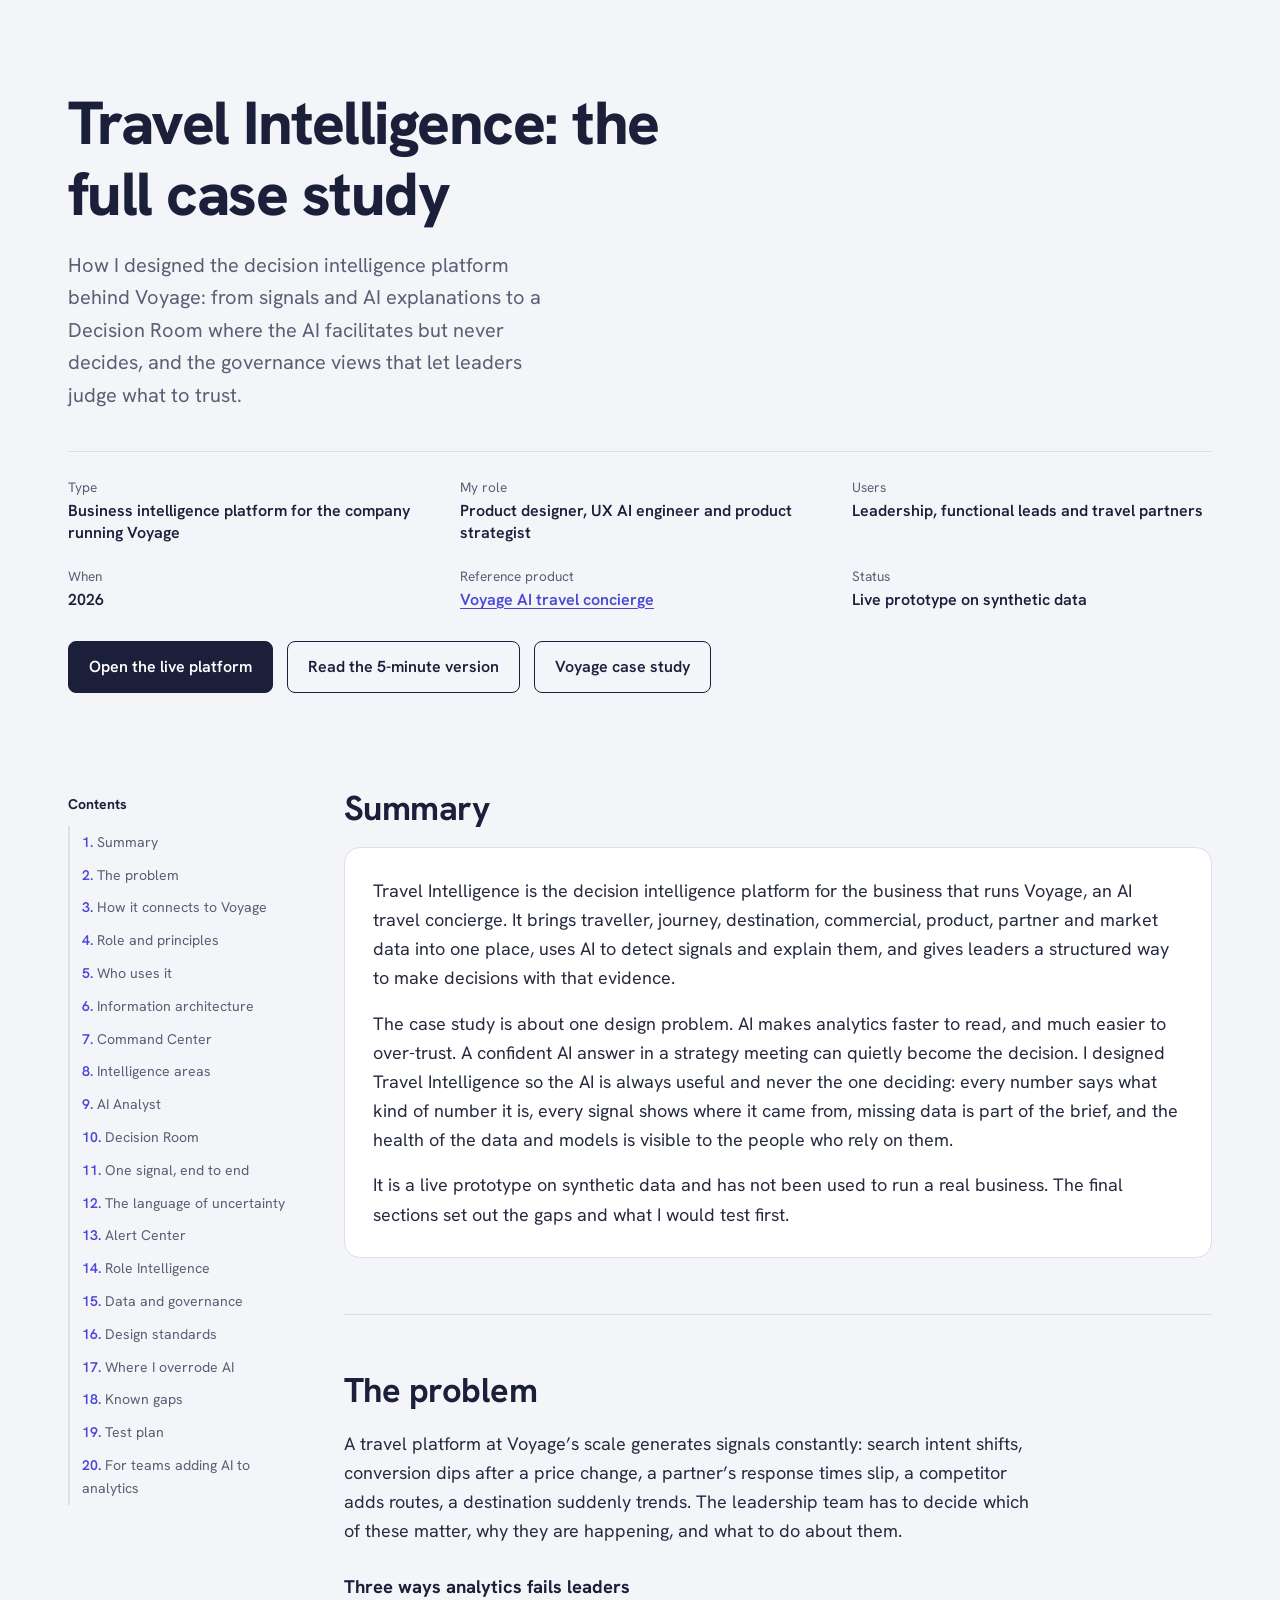
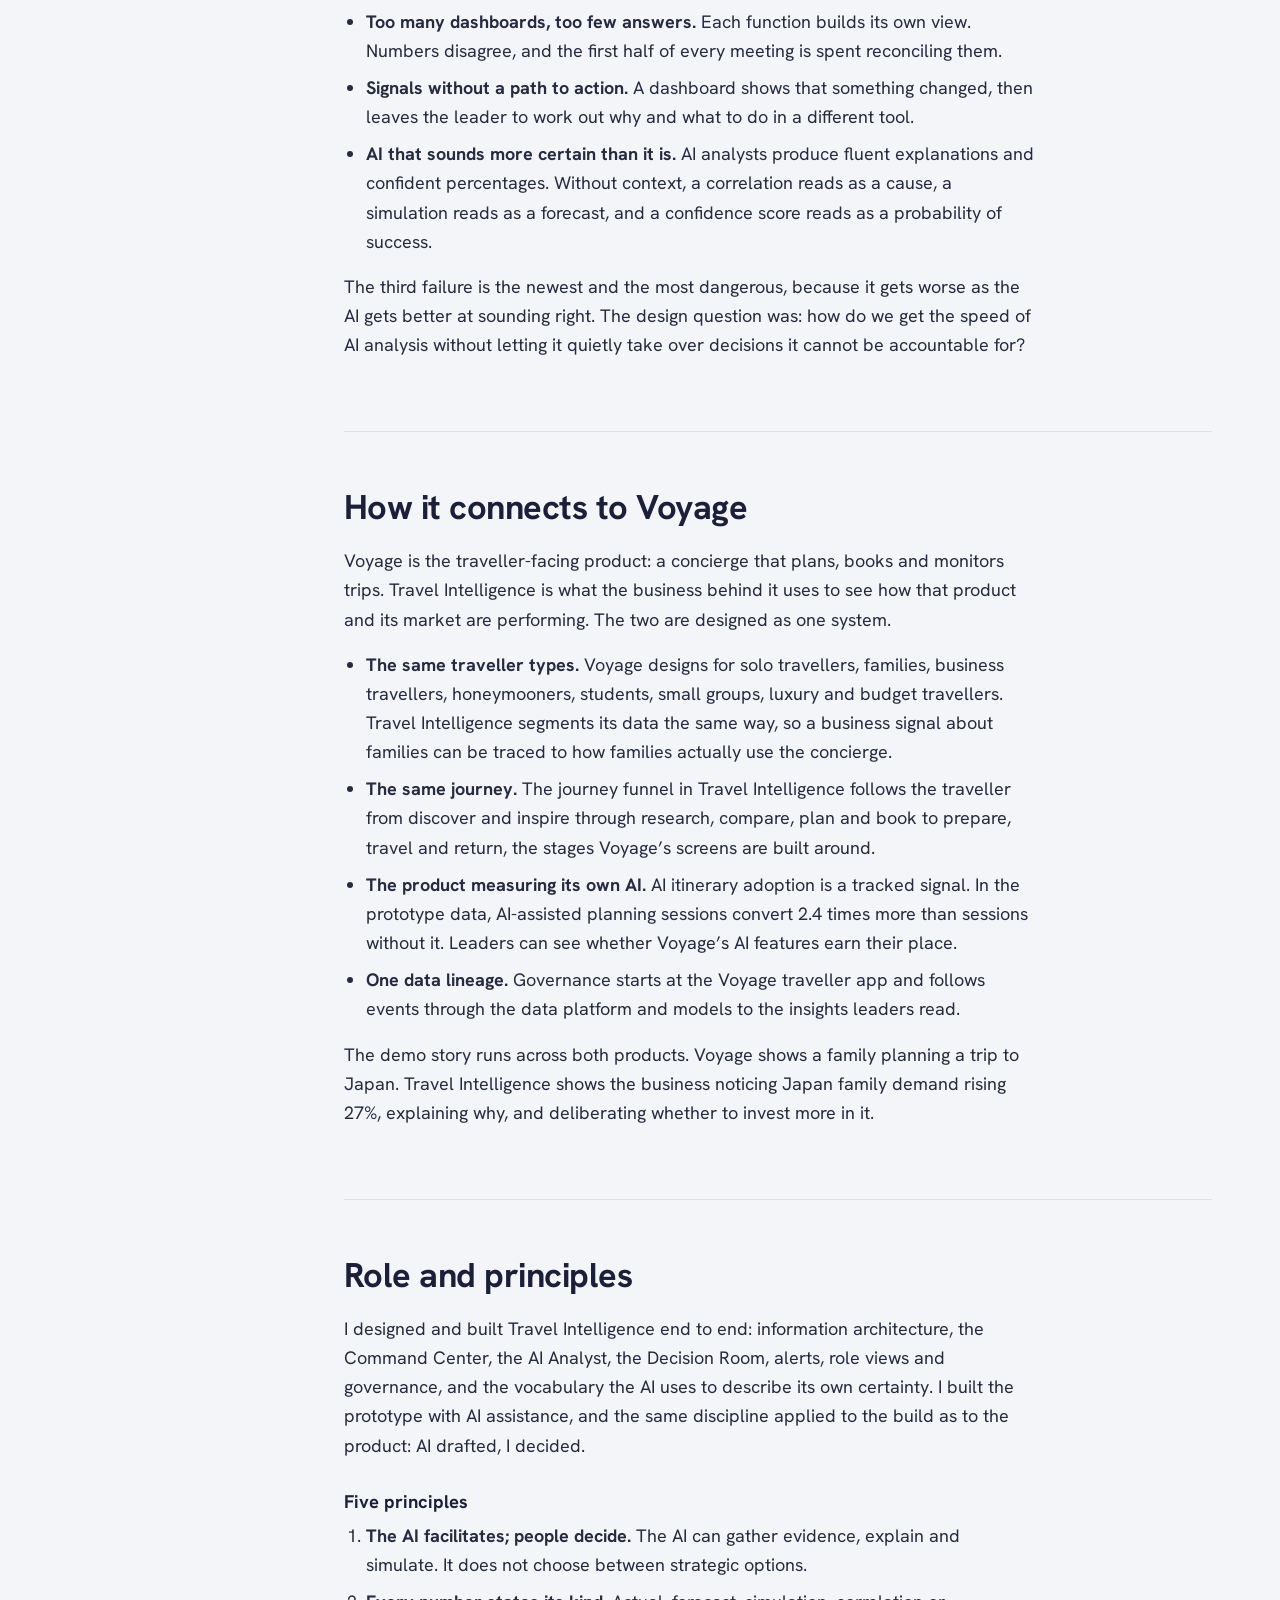
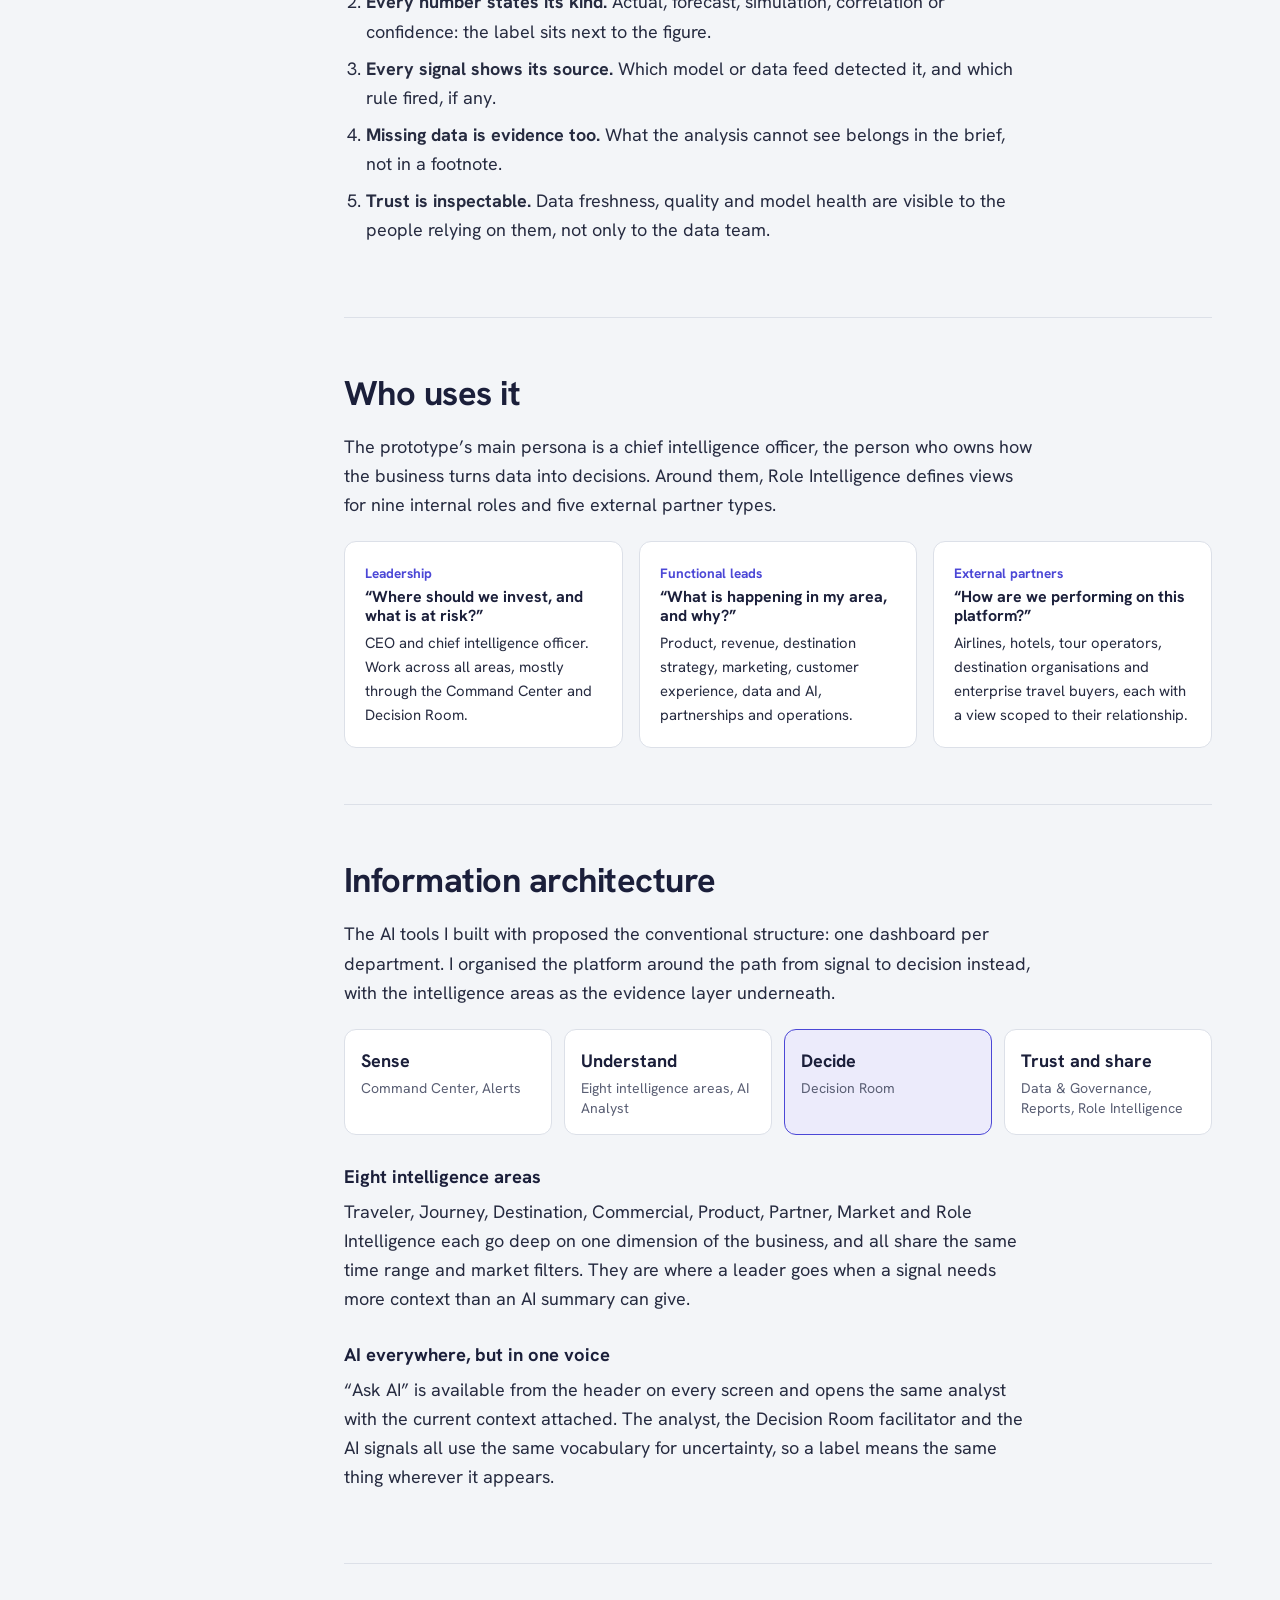
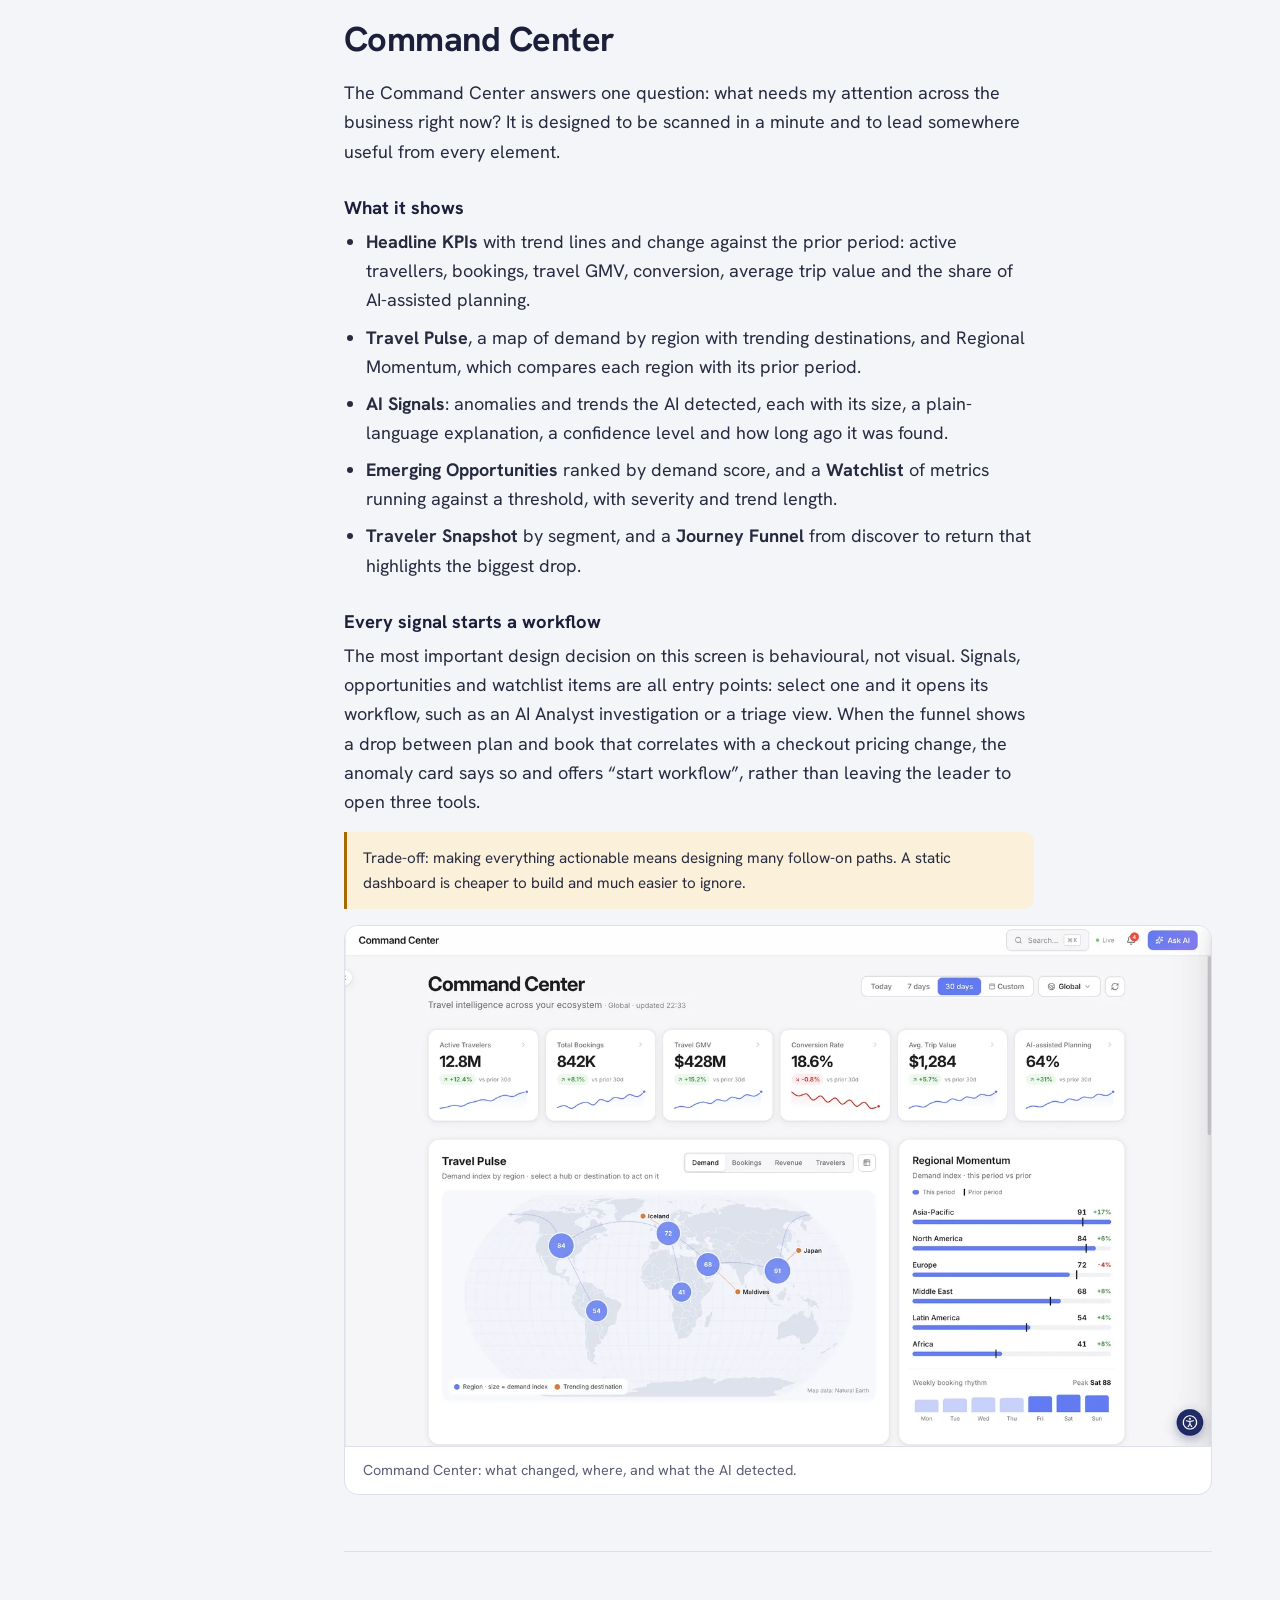
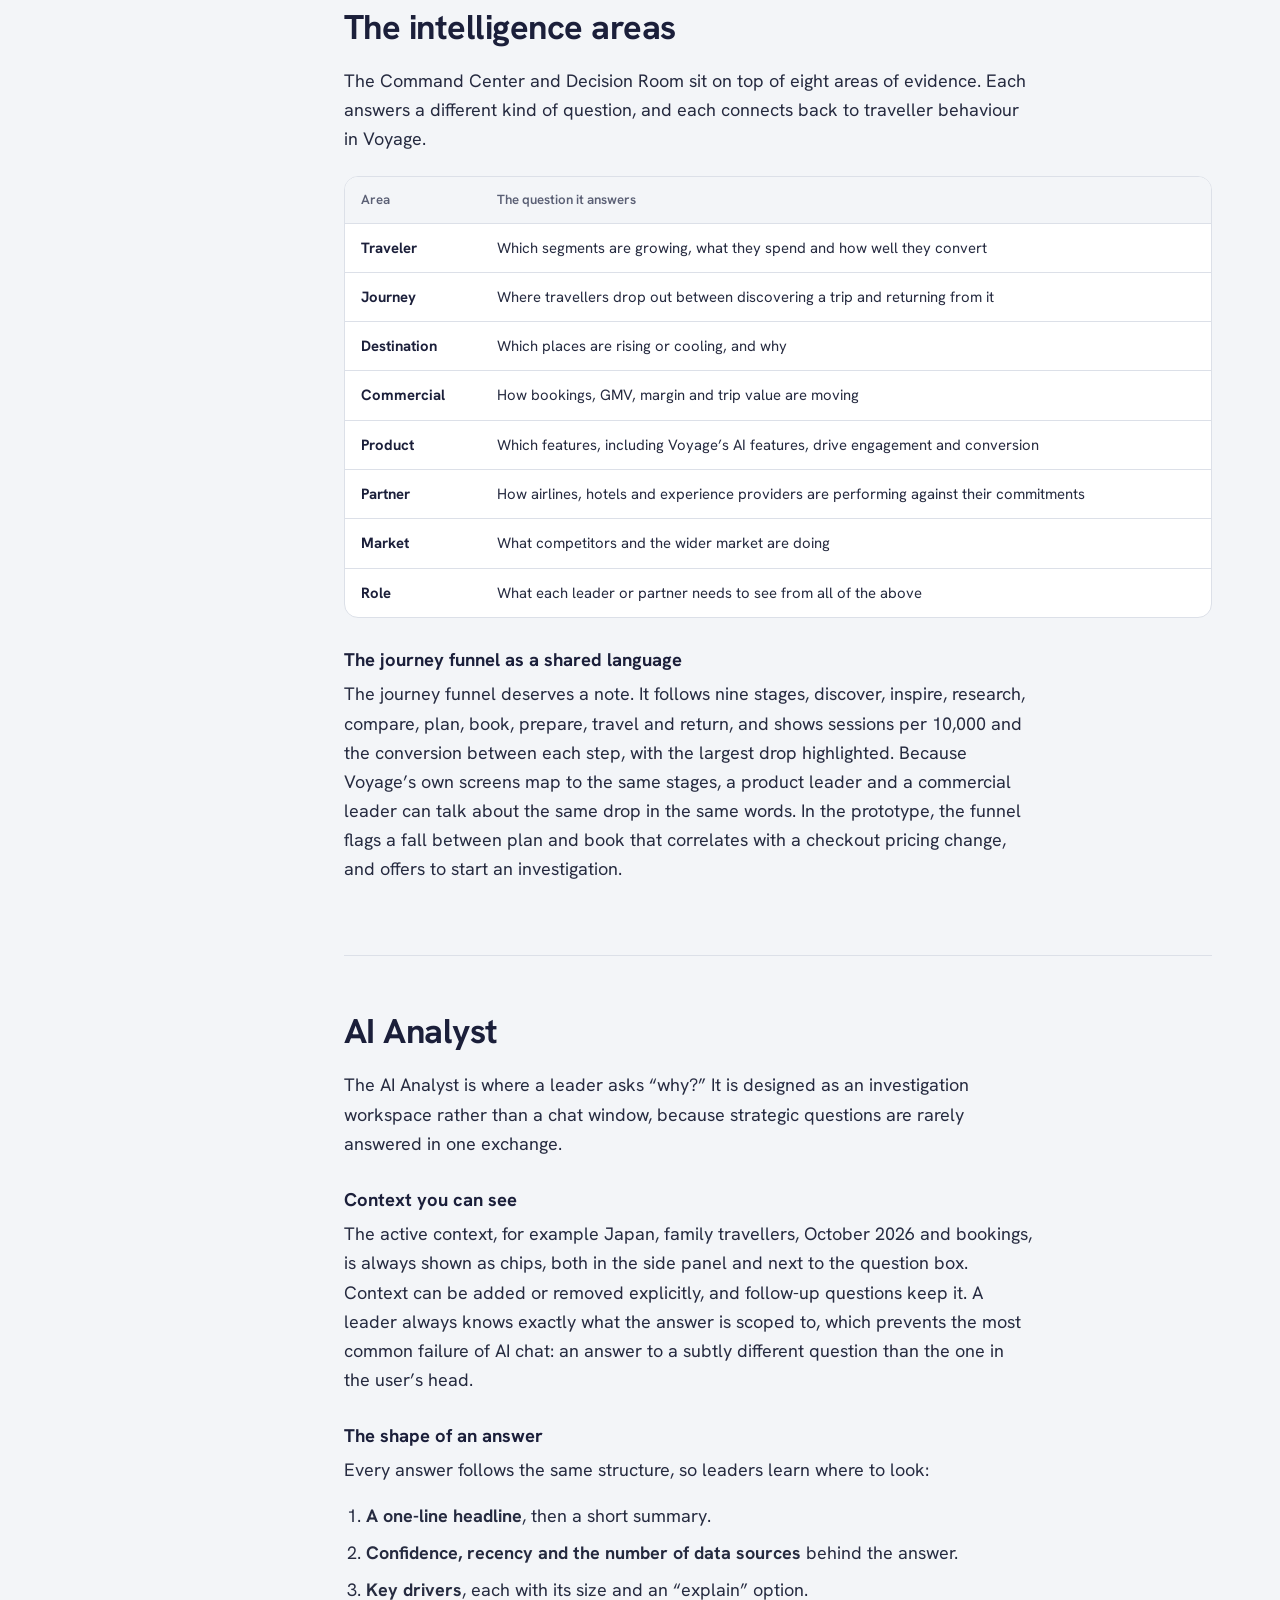
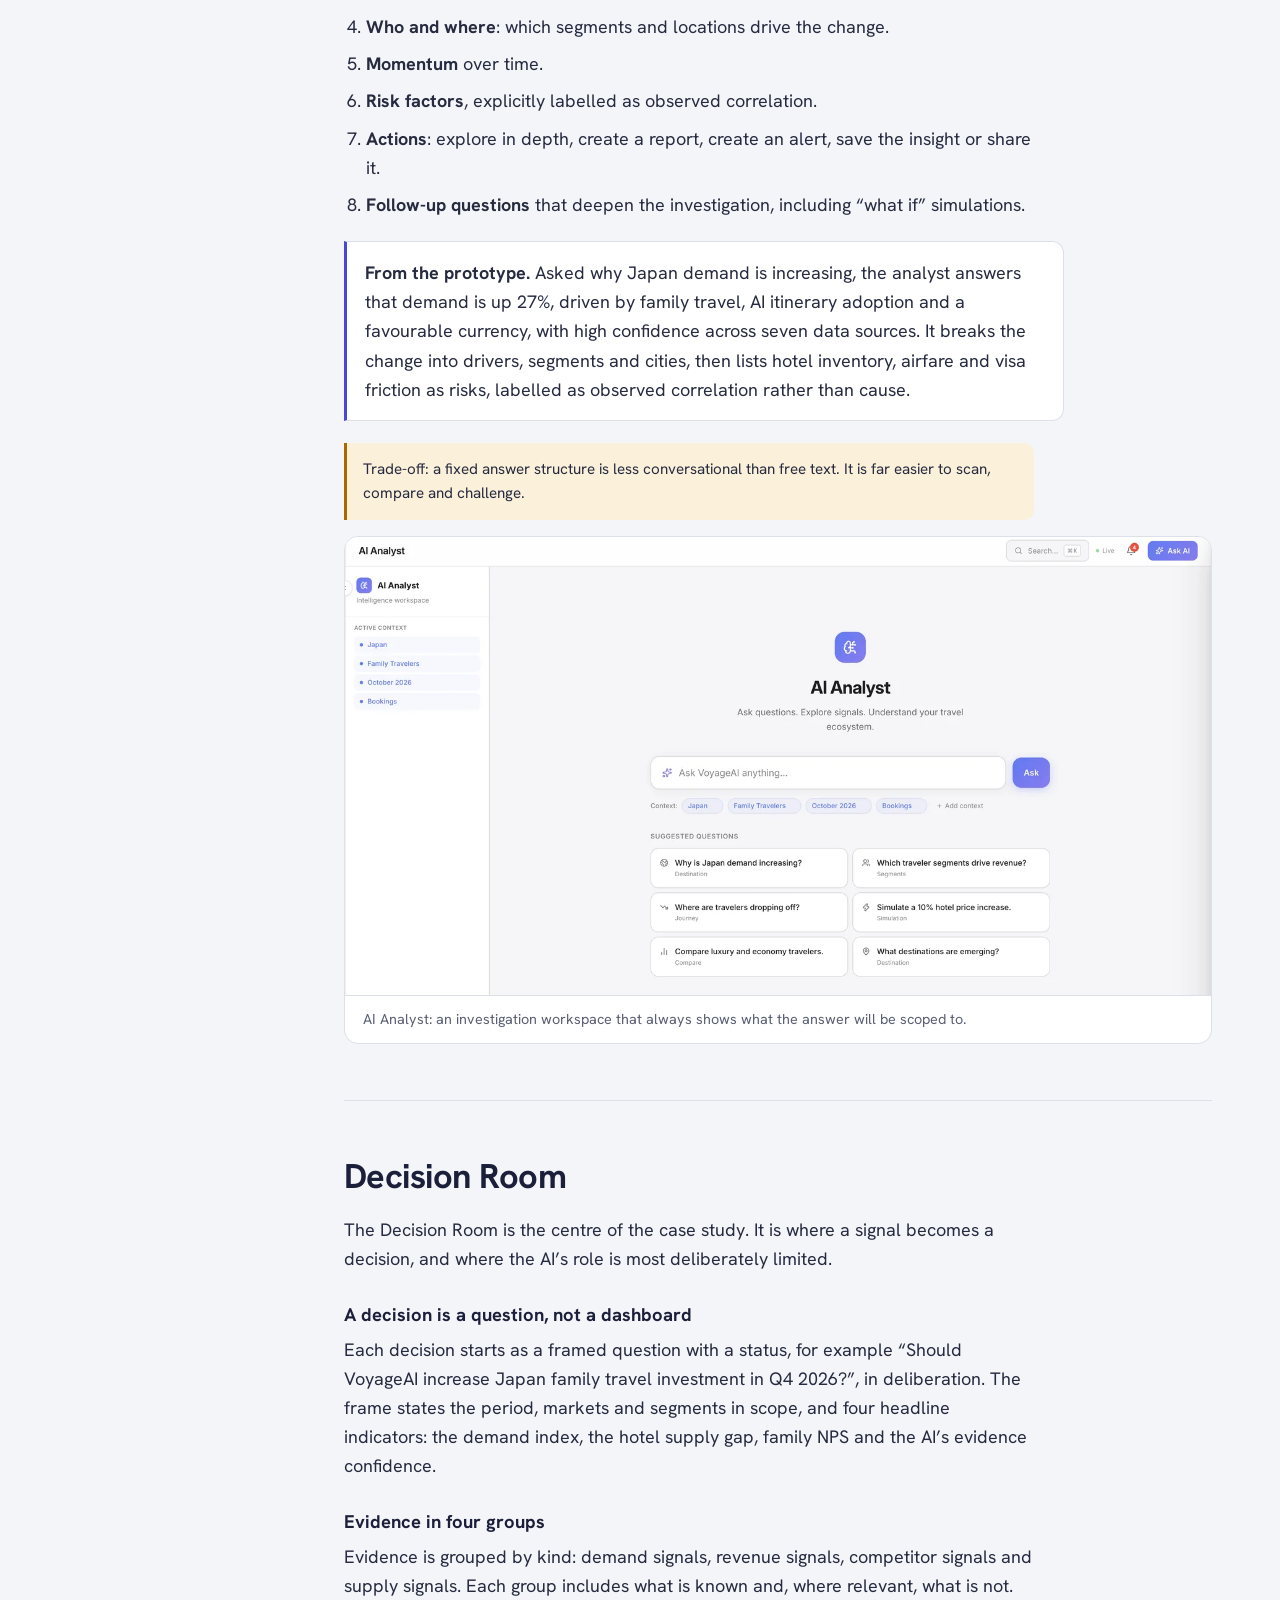
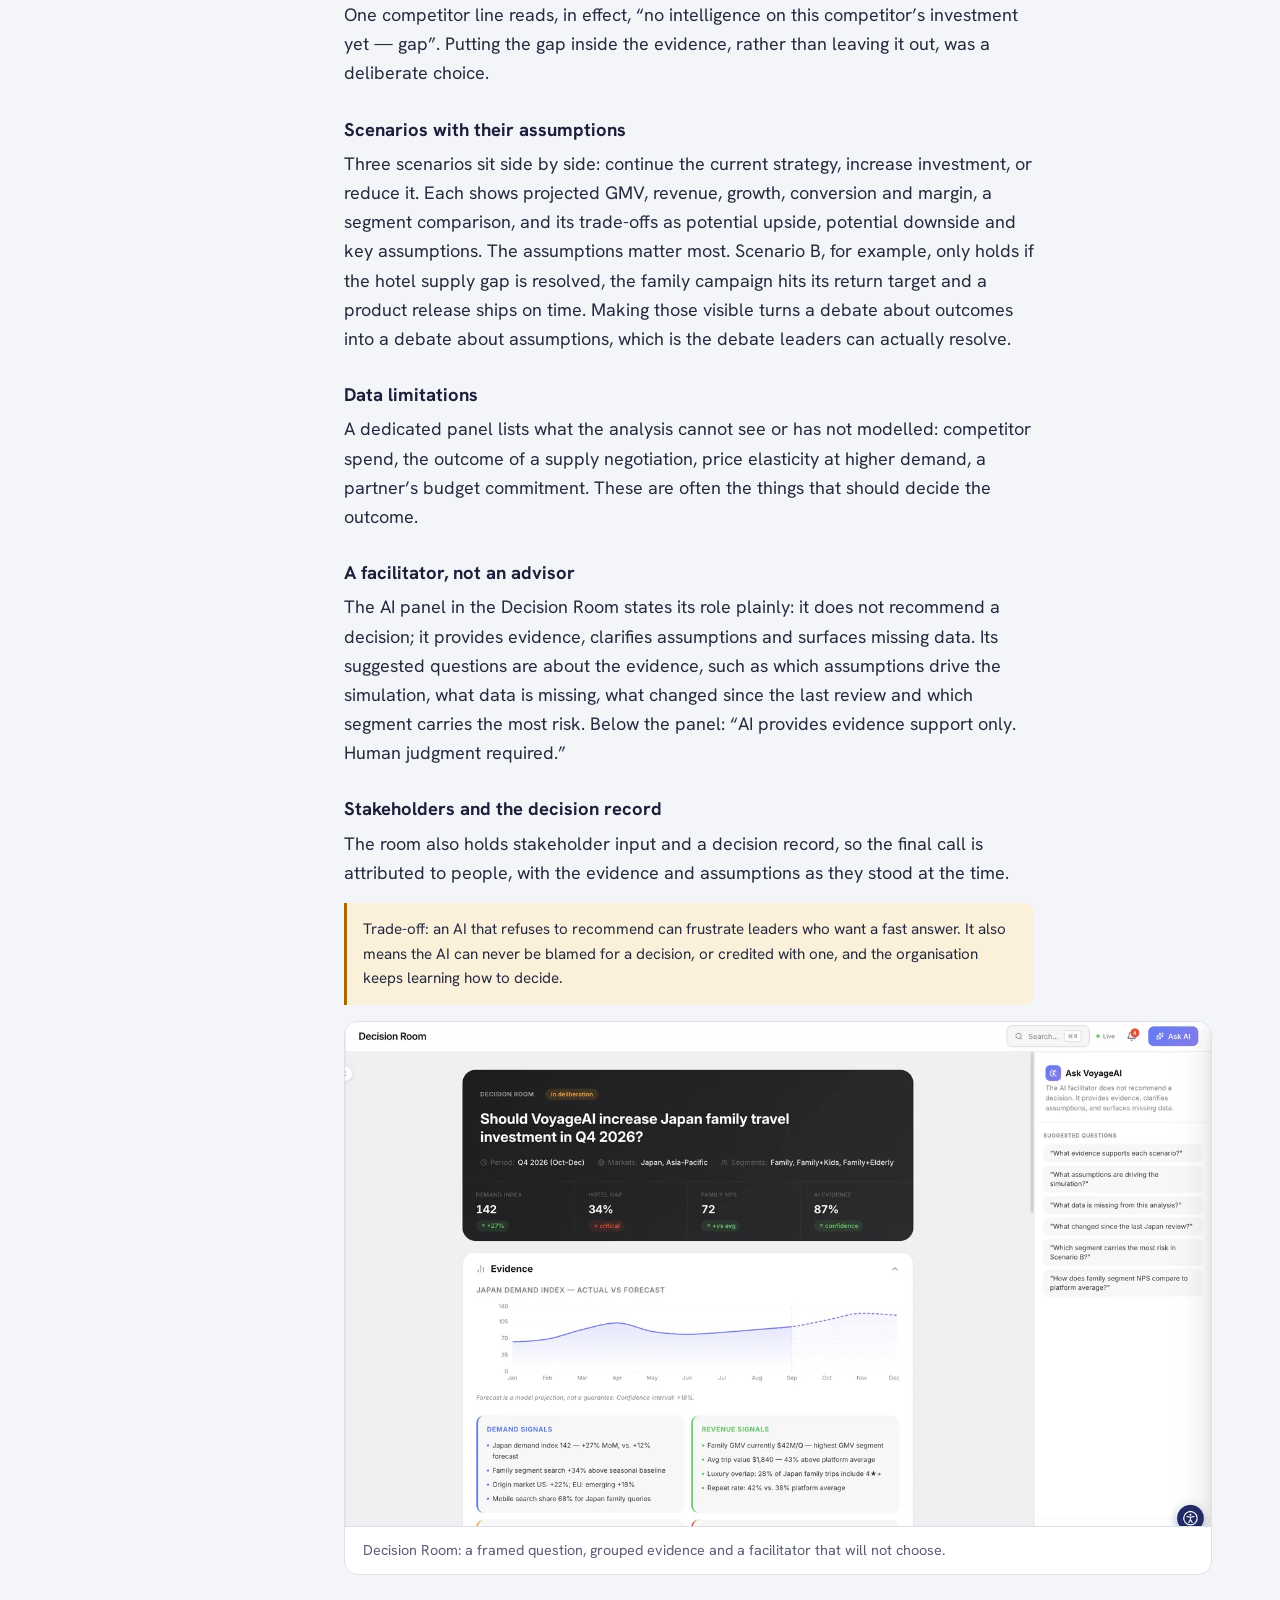
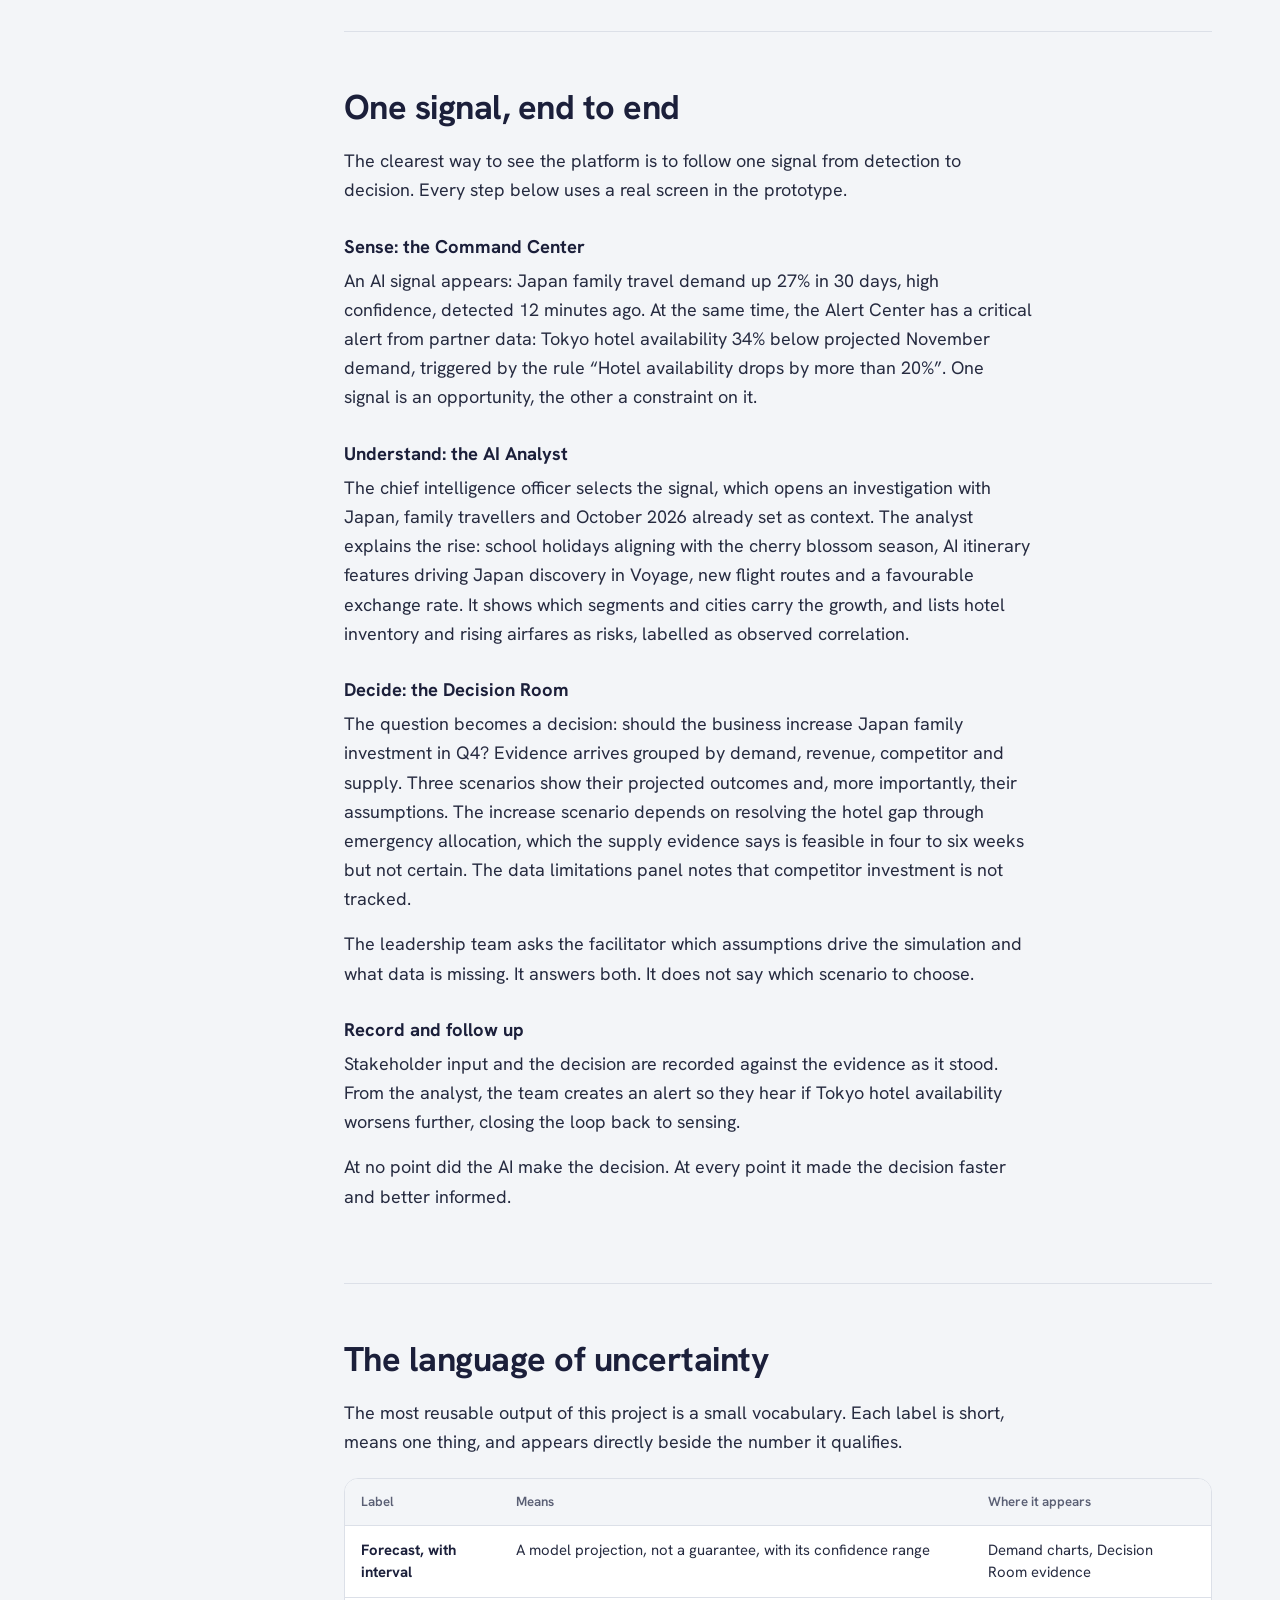
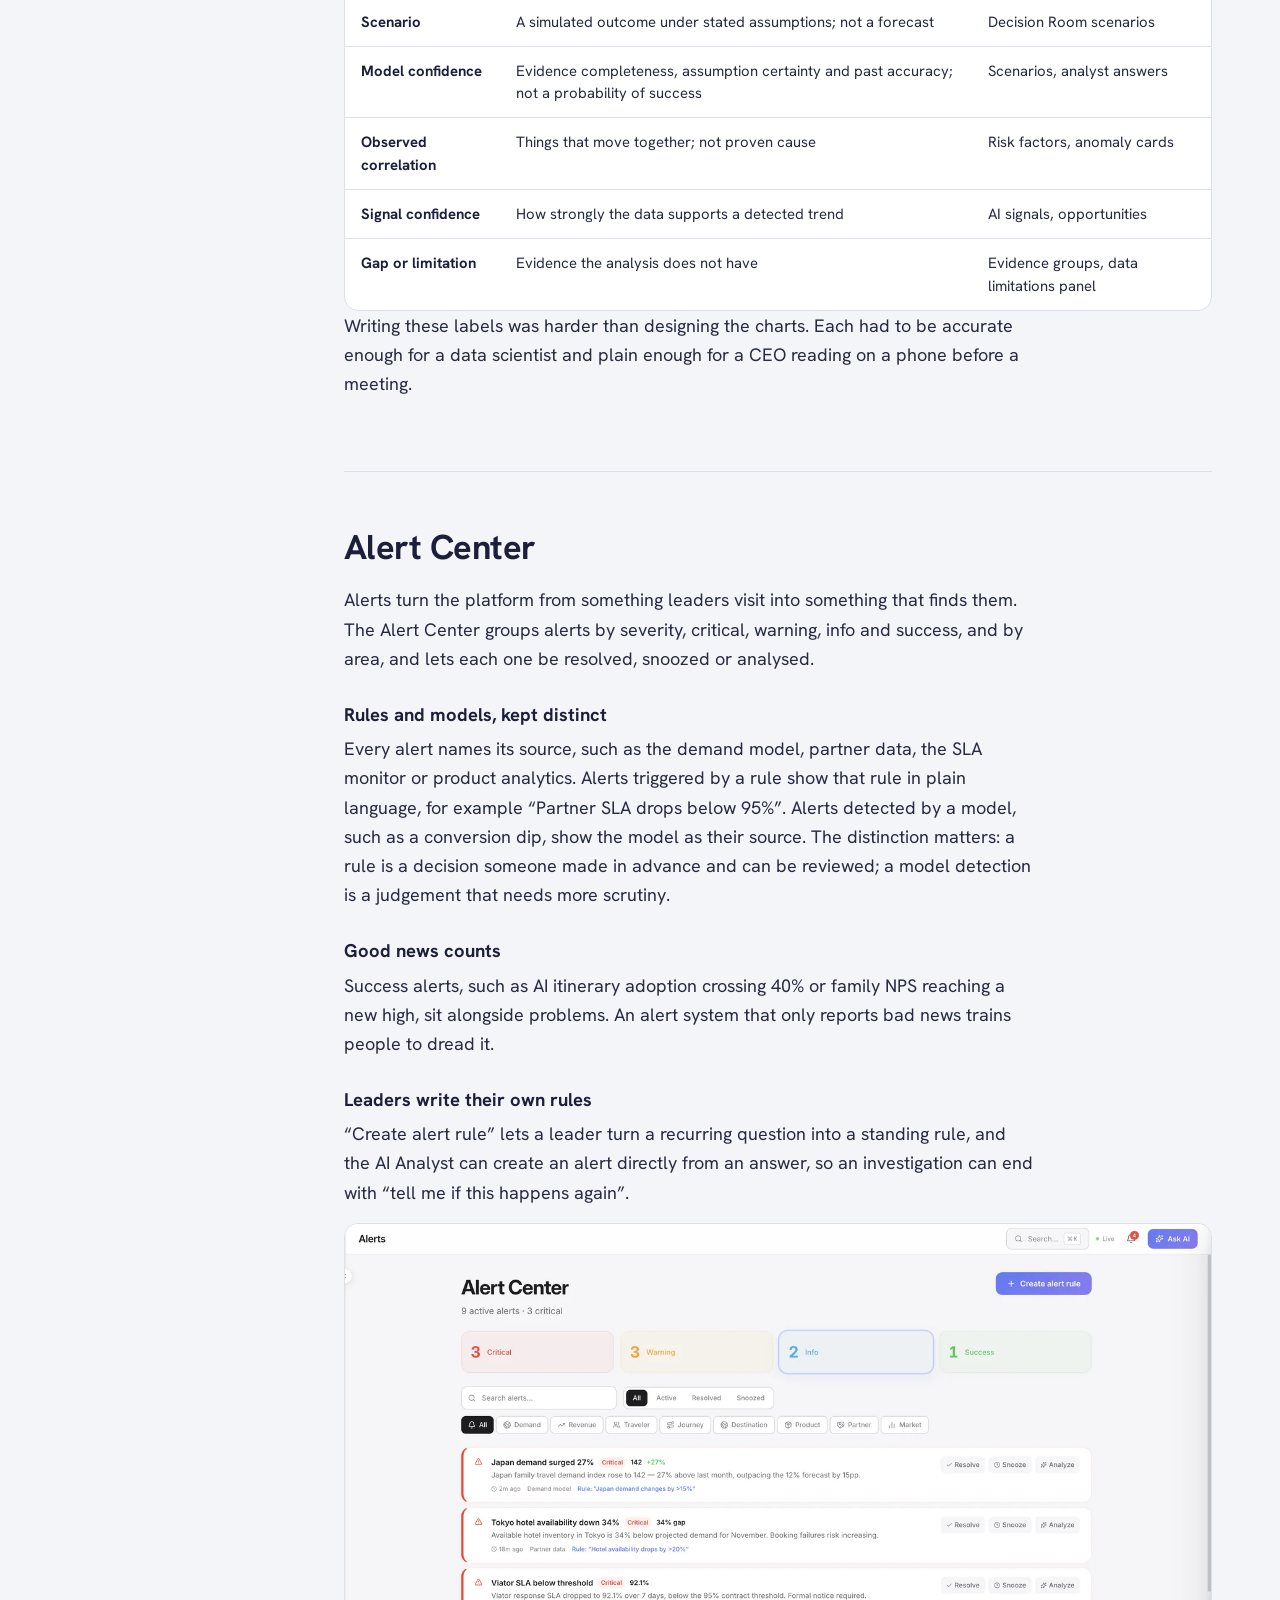
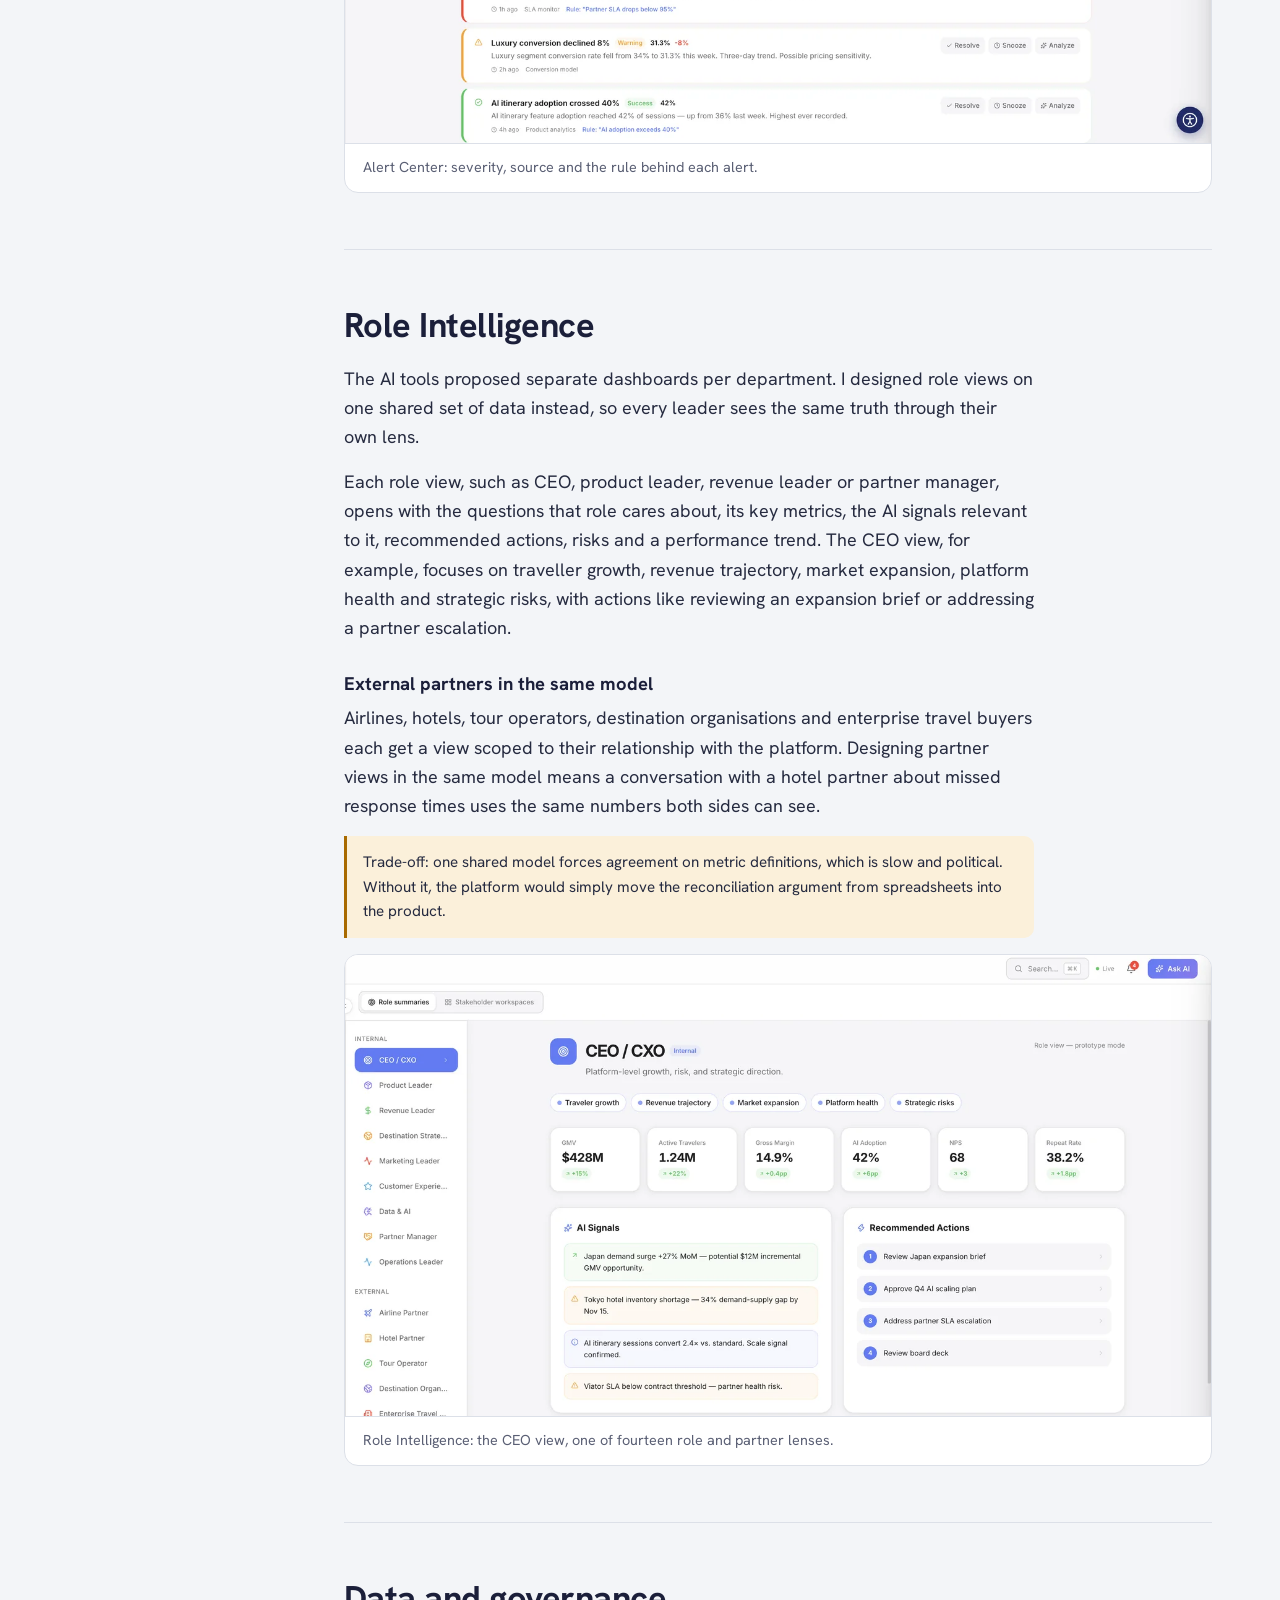
<file: case-studies/travel-intelligence-case-study-full.html>
<!DOCTYPE html>
<html lang="en">
<head>
<meta charset="utf-8">
<meta name="viewport" content="width=device-width, initial-scale=1, viewport-fit=cover">
<title>Travel Intelligence: the full case study | Amit Marathe</title>
<link rel="preconnect" href="https://fonts.googleapis.com">
<link rel="preconnect" href="https://fonts.gstatic.com" crossorigin>
<link href="https://fonts.googleapis.com/css2?family=Hanken+Grotesk:wght@400;500;600;700;800&display=swap" rel="stylesheet">
<style>
:root{
  --ink:#1B1F3A; --text:#262B40; --muted:#5A5F74; --paper:#F3F5F8; --surface:#FFFFFF; --line:#DCE0E8;
  --indigo:#4B47D6; --indigo-soft:#ECEBFB;
  --r-inform:#5B6B7A; --r-suggest:#0B7470; --r-act:#A86A00; --r-human:#6A4BB5;
  --r-inform-soft:#EDF0F3; --r-suggest-soft:#E3F2F1; --r-act-soft:#FBF0DA; --r-human-soft:#EFEAF9;
  --red:#B4322A; --red-soft:#FCEBE9; --green:#167A47; --green-soft:#E6F5EC;
  --font:"Hanken Grotesk","Helvetica Neue",Arial,sans-serif;
}
*{box-sizing:border-box}
html{scroll-padding-top:calc(env(safe-area-inset-top,0px) + 20px);scroll-behavior:smooth}
@media (prefers-reduced-motion:reduce){html{scroll-behavior:auto}}
body{margin:0;background:var(--paper);color:var(--text);font-family:var(--font);font-size:18px;line-height:1.62;
  padding-top:env(safe-area-inset-top,0px);padding-bottom:env(safe-area-inset-bottom,0px);-webkit-font-smoothing:antialiased;font-variant-numeric:tabular-nums}
a{color:var(--indigo);text-underline-offset:3px}
a:focus-visible{outline:3px solid var(--indigo);outline-offset:3px;border-radius:4px}
img{max-width:100%;display:block}
h1,h2,h3,h4{color:var(--ink);margin:0;line-height:1.16}
h1{font-size:clamp(2.3rem,5vw,3.8rem);font-weight:800;letter-spacing:-.025em;max-width:18ch}
h2{font-size:clamp(1.6rem,3vw,2.15rem);font-weight:700;letter-spacing:-.015em;margin-bottom:18px}
h3{font-size:1.15rem;font-weight:700;margin-bottom:8px}
h4{font-size:1rem;font-weight:700;margin:0 0 6px}
p{margin:0 0 16px}
ul,ol{padding-left:22px;margin:0 0 16px} li{margin-bottom:8px}
.small{font-size:.9rem}.muted{color:var(--muted)}
.wrap{max-width:1120px;margin:0 auto;padding:0 28px}
.prose > p,.prose > ul,.prose > ol,.prose > h3{max-width:690px}
section{padding:66px 0;border-top:1px solid var(--line)}
.hero{padding:88px 0 56px;border-top:0}
.lede{font-size:1.25rem;color:var(--muted);max-width:46ch;margin-top:20px}
.facts{display:grid;grid-template-columns:repeat(3,minmax(0,1fr));gap:20px 32px;margin:40px 0 0;padding:24px 0 0;border-top:1px solid var(--line)}
.facts dt{font-size:.85rem;color:var(--muted);margin-bottom:2px}
.facts dd{margin:0;font-weight:600;color:var(--ink);font-size:1rem;line-height:1.4}
@media (max-width:640px){.facts{grid-template-columns:1fr 1fr}}
.links{display:flex;gap:14px;flex-wrap:wrap;margin-top:30px}
.btn{display:inline-block;padding:12px 20px;border-radius:8px;font-weight:600;font-size:1rem;text-decoration:none;border:1.5px solid var(--ink);color:var(--ink)}
.btn.primary{background:var(--ink);color:#fff}

/* ledger hero */
.ledger{margin:52px 0 0;background:var(--surface);border:1px solid var(--line);border-radius:16px;overflow:hidden}
.ledger-head{display:flex;justify-content:space-between;align-items:center;gap:12px;padding:16px 22px;border-bottom:1px solid var(--line);flex-wrap:wrap}
.ledger-head b{color:var(--ink)}
.ledger-head span{font-size:.85rem;color:var(--muted)}
.entry{display:grid;grid-template-columns:72px 150px minmax(0,1fr) 170px;gap:16px;align-items:start;padding:14px 22px;border-bottom:1px solid var(--line);font-size:.92rem}
.entry:last-of-type{border-bottom:0}
.entry time{color:var(--muted);font-size:.85rem;padding-top:2px}
.entry .what b{display:block;color:var(--ink)}
.entry .what span{color:var(--muted);font-size:.86rem}
.entry .state{font-size:.85rem;font-weight:600}
.state.ok{color:var(--green)}.state.rev{color:var(--red)}.state.wait{color:var(--r-human)}.state.blk{color:var(--red)}
.ledger-foot{padding:12px 22px;font-size:.82rem;color:var(--muted);background:var(--paper)}
@media (max-width:820px){.entry{grid-template-columns:1fr;gap:4px}}
.pill{display:inline-block;font-size:.78rem;font-weight:700;padding:2px 9px;border-radius:999px;white-space:nowrap}
.pill.inform{background:var(--r-inform-soft);color:var(--r-inform)}
.pill.suggest{background:var(--r-suggest-soft);color:var(--r-suggest)}
.pill.act{background:var(--r-act-soft);color:var(--r-act)}
.pill.human{background:var(--r-human-soft);color:var(--r-human)}
.pill.guard{background:var(--red-soft);color:var(--red)}

/* loop */
.loop{display:grid;grid-template-columns:repeat(4,minmax(0,1fr));gap:12px;margin-top:24px}
.loop .step{background:var(--surface);border:1px solid var(--line);border-radius:12px;padding:18px;position:relative}
.loop .step .n{font-weight:800;color:var(--indigo);font-size:.9rem}
.loop .step h4{margin:4px 0 6px}
.loop .step p{font-size:.92rem;margin:0}
@media (max-width:820px){.loop{grid-template-columns:1fr 1fr}}
@media (max-width:480px){.loop{grid-template-columns:1fr}}

.decision{display:grid;grid-template-columns:minmax(0,1fr) minmax(0,1.1fr);gap:40px;align-items:start;margin-top:48px}
.decision:first-of-type{margin-top:26px}
.decision .num{display:block;font-weight:800;color:var(--indigo);font-size:.95rem;margin-bottom:6px}
@media (max-width:860px){.decision{grid-template-columns:1fr;gap:20px}}
.tradeoff{margin-top:14px;padding:14px 16px;background:var(--r-act-soft);border-left:3px solid var(--r-act);border-radius:0 10px 10px 0;font-size:.95rem;max-width:690px}
.shot{margin:0;background:var(--surface);border:1px solid var(--line);border-radius:14px;overflow:hidden}
.shot img{width:100%;height:auto}
.shot figcaption{padding:12px 18px;font-size:.9rem;color:var(--muted);border-top:1px solid var(--line)}
.shot.missing img{display:none}
.shot.missing::before{content:attr(data-placeholder);display:flex;align-items:center;justify-content:center;text-align:center;min-height:250px;padding:24px;background:repeating-linear-gradient(135deg,var(--indigo-soft) 0 10px,#fff 10px 20px);color:var(--ink);font-weight:600;font-size:.95rem}
.module .shot{margin-top:22px}

.table-scroll{overflow-x:auto;margin-top:22px;border:1px solid var(--line);border-radius:14px;background:var(--surface)}
table{width:100%;border-collapse:collapse;min-width:620px}
caption{text-align:left;padding:14px 16px;font-weight:600;color:var(--ink);font-size:.9rem}
th,td{text-align:left;vertical-align:top;padding:13px 16px;border-bottom:1px solid var(--line);font-size:.93rem;line-height:1.5}
thead th{font-size:.83rem;color:var(--muted);font-weight:600;background:var(--paper)}
tbody tr:last-child td{border-bottom:0}
td strong{color:var(--ink)}

.cards{display:grid;grid-template-columns:repeat(auto-fit,minmax(230px,1fr));gap:16px;margin-top:22px}
.card{background:var(--surface);border:1px solid var(--line);border-radius:12px;padding:20px}
.card p{font-size:.93rem;margin:0 0 6px}.card p:last-child{margin:0}
.card .k{font-size:.85rem;font-weight:700;color:var(--indigo);margin-bottom:4px}
.card .ai{font-size:.9rem;color:var(--muted)}
.card .ai b{color:var(--text)}

.status{display:grid;grid-template-columns:1fr 1fr;gap:20px;margin-top:22px}
.status .col{background:var(--surface);border:1px solid var(--line);border-radius:14px;padding:24px}
.status .col.open{background:transparent;border-style:dashed}
.status ul{margin:10px 0 0;font-size:.95rem}
@media (max-width:760px){.status{grid-template-columns:1fr}}
.callout{background:var(--ink);color:#E6E8F2;border-radius:16px;padding:30px}
.callout h2{color:#fff}.callout p,.callout li{color:#D2D5E4}
.callout p,.callout ul{max-width:62ch}
.callout a.btn{border-color:#fff;color:#fff}
.note{background:var(--surface);border:1px solid var(--line);border-left:3px solid var(--indigo);border-radius:0 12px 12px 0;padding:16px 18px;margin:22px 0;max-width:720px}
.note p:last-child{margin:0}
.end{padding-bottom:96px}

/* full page layout */
.hero2{max-width:1200px;margin:0 auto;padding:88px 28px 48px}
.layout{max-width:1200px;margin:0 auto;padding:0 28px;display:grid;grid-template-columns:220px minmax(0,1fr);gap:56px}
.toc{position:sticky;top:calc(env(safe-area-inset-top,0px) + 24px);align-self:start;padding-top:52px;font-size:.88rem}
.toc p{font-weight:700;color:var(--ink);margin-bottom:10px}
.toc ol{list-style:none;padding:0;margin:0;counter-reset:toc}
.toc li{counter-increment:toc;margin:0}
.toc a{display:block;padding:5px 0 5px 12px;border-left:2px solid var(--line);color:var(--muted);text-decoration:none}
.toc a::before{content:counter(toc) ". ";color:var(--indigo);font-weight:600}
.toc a:hover{color:var(--ink);border-left-color:var(--indigo)}
article{min-width:0}
article > section{padding:56px 0}
article > section:first-child{border-top:0;padding-top:48px}
article h3{margin-top:32px}
@media (max-width:980px){.layout{grid-template-columns:1fr;gap:0}.toc{display:none}}
.summary{background:var(--surface);border:1px solid var(--line);border-radius:16px;padding:28px}
.summary p:last-child{margin:0}
/* decision brief hero */
.brief{margin:52px 0 0;background:var(--ink);color:#E6E8F2;border-radius:16px;overflow:hidden}
.brief-top{padding:24px 26px;border-bottom:1px solid #343A5E}
.brief-top .tag{display:inline-block;font-size:.8rem;font-weight:700;color:#FFD48A;background:#4A3A12;border-radius:999px;padding:2px 10px;margin-bottom:10px}
.brief-top h3{color:#fff;font-size:1.35rem;margin:0}
.brief-top p{color:#B9BDD6;font-size:.88rem;margin:8px 0 0}
.scen{display:grid;grid-template-columns:repeat(3,minmax(0,1fr));gap:1px;background:#343A5E}
.scen div{background:var(--ink);padding:18px 22px}
.scen b{color:#fff;display:block;margin-bottom:4px}
.scen span{font-size:.86rem;color:#B9BDD6;display:block;line-height:1.45}
.scen em{font-style:normal;color:#FFD48A;font-size:.8rem;font-weight:600;display:block;margin-top:8px}
.labels{display:flex;flex-wrap:wrap;gap:8px;padding:16px 26px;border-top:1px solid #343A5E}
.labels span{font-size:.8rem;font-weight:600;color:#D9DBF5;border:1px solid #4A507A;border-radius:999px;padding:3px 10px}
.facil{padding:16px 26px;background:#24294A;font-size:.92rem;color:#E6E8F2}
.facil b{color:#fff}
@media (max-width:760px){.scen{grid-template-columns:1fr}}
.flow{display:grid;grid-template-columns:repeat(4,minmax(0,1fr));gap:12px;margin-top:22px}
.flow div{background:var(--surface);border:1px solid var(--line);border-radius:12px;padding:16px}
.flow b{display:block;color:var(--ink)}
.flow span{font-size:.88rem;color:var(--muted);display:block;margin-top:4px;line-height:1.4}
.flow div.hl{border-color:var(--indigo);background:var(--indigo-soft)}
@media (max-width:820px){.flow{grid-template-columns:1fr 1fr}}
</style>
</head>
<body>
<header class="hero2">
  <h1>Travel Intelligence: the full case study</h1>
  <p class="lede">How I designed the decision intelligence platform behind Voyage: from signals and AI explanations to a Decision Room where the AI facilitates but never decides, and the governance views that let leaders judge what to trust.</p>
  <dl class="facts">
    <div><dt>Type</dt><dd>Business intelligence platform for the company running Voyage</dd></div>
    <div><dt>My role</dt><dd>Product designer, UX AI engineer and product strategist</dd></div>
    <div><dt>Users</dt><dd>Leadership, functional leads and travel partners</dd></div>
    <div><dt>When</dt><dd>2026</dd></div>
    <div><dt>Reference product</dt><dd><a href="https://voyage.amitmarathe.com/" target="_blank" rel="noopener">Voyage AI travel concierge</a></dd></div>
    <div><dt>Status</dt><dd>Live prototype on synthetic data</dd></div>
  </dl>
  <div class="links">
    <a class="btn primary" href="https://travelintelligence.amitmarathe.com/" target="_blank" rel="noopener">Open the live platform</a>
    <a class="btn" href="travel-intelligence-case-study.html">Read the 5-minute version</a>
    <a class="btn" href="voyage-case-study-full.html">Voyage case study</a>
  </div>
</header>

<div class="layout">
<nav class="toc" aria-label="Contents">
  <p>Contents</p>
  <ol>
    <li><a href="#summary">Summary</a></li>
    <li><a href="#problem">The problem</a></li>
    <li><a href="#voyage">How it connects to Voyage</a></li>
    <li><a href="#approach">Role and principles</a></li>
    <li><a href="#users">Who uses it</a></li>
    <li><a href="#ia">Information architecture</a></li>
    <li><a href="#command">Command Center</a></li>
    <li><a href="#areas">Intelligence areas</a></li>
    <li><a href="#analyst">AI Analyst</a></li>
    <li><a href="#decision">Decision Room</a></li>
    <li><a href="#walkthrough">One signal, end to end</a></li>
    <li><a href="#language">The language of uncertainty</a></li>
    <li><a href="#alerts">Alert Center</a></li>
    <li><a href="#roles">Role Intelligence</a></li>
    <li><a href="#governance">Data and governance</a></li>
    <li><a href="#standards">Design standards</a></li>
    <li><a href="#overrides">Where I overrode AI</a></li>
    <li><a href="#gaps">Known gaps</a></li>
    <li><a href="#test">Test plan</a></li>
    <li><a href="#teams">For teams adding AI to analytics</a></li>
  </ol>
</nav>
<article>

<section id="summary" class="prose">
  <h2>Summary</h2>
  <div class="summary">
    <p>Travel Intelligence is the decision intelligence platform for the business that runs Voyage, an AI travel concierge. It brings traveller, journey, destination, commercial, product, partner and market data into one place, uses AI to detect signals and explain them, and gives leaders a structured way to make decisions with that evidence.</p>
    <p>The case study is about one design problem. AI makes analytics faster to read, and much easier to over-trust. A confident AI answer in a strategy meeting can quietly become the decision. I designed Travel Intelligence so the AI is always useful and never the one deciding: every number says what kind of number it is, every signal shows where it came from, missing data is part of the brief, and the health of the data and models is visible to the people who rely on them.</p>
    <p>It is a live prototype on synthetic data and has not been used to run a real business. The final sections set out the gaps and what I would test first.</p>
  </div>
</section>

<section id="problem" class="prose">
  <h2>The problem</h2>
  <p>A travel platform at Voyage’s scale generates signals constantly: search intent shifts, conversion dips after a price change, a partner’s response times slip, a competitor adds routes, a destination suddenly trends. The leadership team has to decide which of these matter, why they are happening, and what to do about them.</p>
  <h3>Three ways analytics fails leaders</h3>
  <ul>
    <li><strong>Too many dashboards, too few answers.</strong> Each function builds its own view. Numbers disagree, and the first half of every meeting is spent reconciling them.</li>
    <li><strong>Signals without a path to action.</strong> A dashboard shows that something changed, then leaves the leader to work out why and what to do in a different tool.</li>
    <li><strong>AI that sounds more certain than it is.</strong> AI analysts produce fluent explanations and confident percentages. Without context, a correlation reads as a cause, a simulation reads as a forecast, and a confidence score reads as a probability of success.</li>
  </ul>
  <p>The third failure is the newest and the most dangerous, because it gets worse as the AI gets better at sounding right. The design question was: how do we get the speed of AI analysis without letting it quietly take over decisions it cannot be accountable for?</p>
</section>

<section id="voyage" class="prose">
  <h2>How it connects to Voyage</h2>
  <p>Voyage is the traveller-facing product: a concierge that plans, books and monitors trips. Travel Intelligence is what the business behind it uses to see how that product and its market are performing. The two are designed as one system.</p>
  <ul>
    <li><strong>The same traveller types.</strong> Voyage designs for solo travellers, families, business travellers, honeymooners, students, small groups, luxury and budget travellers. Travel Intelligence segments its data the same way, so a business signal about families can be traced to how families actually use the concierge.</li>
    <li><strong>The same journey.</strong> The journey funnel in Travel Intelligence follows the traveller from discover and inspire through research, compare, plan and book to prepare, travel and return, the stages Voyage’s screens are built around.</li>
    <li><strong>The product measuring its own AI.</strong> AI itinerary adoption is a tracked signal. In the prototype data, AI-assisted planning sessions convert 2.4 times more than sessions without it. Leaders can see whether Voyage’s AI features earn their place.</li>
    <li><strong>One data lineage.</strong> Governance starts at the Voyage traveller app and follows events through the data platform and models to the insights leaders read.</li>
  </ul>
  <p>The demo story runs across both products. Voyage shows a family planning a trip to Japan. Travel Intelligence shows the business noticing Japan family demand rising 27%, explaining why, and deliberating whether to invest more in it.</p>
</section>

<section id="approach" class="prose">
  <h2>Role and principles</h2>
  <p>I designed and built Travel Intelligence end to end: information architecture, the Command Center, the AI Analyst, the Decision Room, alerts, role views and governance, and the vocabulary the AI uses to describe its own certainty. I built the prototype with AI assistance, and the same discipline applied to the build as to the product: AI drafted, I decided.</p>
  <h3>Five principles</h3>
  <ol>
    <li><strong>The AI facilitates; people decide.</strong> The AI can gather evidence, explain and simulate. It does not choose between strategic options.</li>
    <li><strong>Every number states its kind.</strong> Actual, forecast, simulation, correlation or confidence: the label sits next to the figure.</li>
    <li><strong>Every signal shows its source.</strong> Which model or data feed detected it, and which rule fired, if any.</li>
    <li><strong>Missing data is evidence too.</strong> What the analysis cannot see belongs in the brief, not in a footnote.</li>
    <li><strong>Trust is inspectable.</strong> Data freshness, quality and model health are visible to the people relying on them, not only to the data team.</li>
  </ol>
</section>

<section id="users" class="prose">
  <h2>Who uses it</h2>
  <p>The prototype’s main persona is a chief intelligence officer, the person who owns how the business turns data into decisions. Around them, Role Intelligence defines views for nine internal roles and five external partner types.</p>
  <div class="cards">
    <div class="card"><p class="k">Leadership</p><h4>“Where should we invest, and what is at risk?”</h4><p>CEO and chief intelligence officer. Work across all areas, mostly through the Command Center and Decision Room.</p></div>
    <div class="card"><p class="k">Functional leads</p><h4>“What is happening in my area, and why?”</h4><p>Product, revenue, destination strategy, marketing, customer experience, data and AI, partnerships and operations.</p></div>
    <div class="card"><p class="k">External partners</p><h4>“How are we performing on this platform?”</h4><p>Airlines, hotels, tour operators, destination organisations and enterprise travel buyers, each with a view scoped to their relationship.</p></div>
  </div>
</section>

<section id="ia" class="prose">
  <h2>Information architecture</h2>
  <p>The AI tools I built with proposed the conventional structure: one dashboard per department. I organised the platform around the path from signal to decision instead, with the intelligence areas as the evidence layer underneath.</p>
  <div class="flow">
    <div><b>Sense</b><span>Command Center, Alerts</span></div>
    <div><b>Understand</b><span>Eight intelligence areas, AI Analyst</span></div>
    <div class="hl"><b>Decide</b><span>Decision Room</span></div>
    <div><b>Trust and share</b><span>Data &amp; Governance, Reports, Role Intelligence</span></div>
  </div>
  <h3>Eight intelligence areas</h3>
  <p>Traveler, Journey, Destination, Commercial, Product, Partner, Market and Role Intelligence each go deep on one dimension of the business, and all share the same time range and market filters. They are where a leader goes when a signal needs more context than an AI summary can give.</p>
  <h3>AI everywhere, but in one voice</h3>
  <p>“Ask AI” is available from the header on every screen and opens the same analyst with the current context attached. The analyst, the Decision Room facilitator and the AI signals all use the same vocabulary for uncertainty, so a label means the same thing wherever it appears.</p>
</section>

<section id="command" class="prose">
  <h2>Command Center</h2>
  <p>The Command Center answers one question: what needs my attention across the business right now? It is designed to be scanned in a minute and to lead somewhere useful from every element.</p>
  <h3>What it shows</h3>
  <ul>
    <li><strong>Headline KPIs</strong> with trend lines and change against the prior period: active travellers, bookings, travel GMV, conversion, average trip value and the share of AI-assisted planning.</li>
    <li><strong>Travel Pulse</strong>, a map of demand by region with trending destinations, and Regional Momentum, which compares each region with its prior period.</li>
    <li><strong>AI Signals</strong>: anomalies and trends the AI detected, each with its size, a plain-language explanation, a confidence level and how long ago it was found.</li>
    <li><strong>Emerging Opportunities</strong> ranked by demand score, and a <strong>Watchlist</strong> of metrics running against a threshold, with severity and trend length.</li>
    <li><strong>Traveler Snapshot</strong> by segment, and a <strong>Journey Funnel</strong> from discover to return that highlights the biggest drop.</li>
  </ul>
  <h3>Every signal starts a workflow</h3>
  <p>The most important design decision on this screen is behavioural, not visual. Signals, opportunities and watchlist items are all entry points: select one and it opens its workflow, such as an AI Analyst investigation or a triage view. When the funnel shows a drop between plan and book that correlates with a checkout pricing change, the anomaly card says so and offers “start workflow”, rather than leaving the leader to open three tools.</p>
  <p class="tradeoff">Trade-off: making everything actionable means designing many follow-on paths. A static dashboard is cheaper to build and much easier to ignore.</p>
  <figure class="shot module"><img src="[data-uri]" width="1400" height="840" decoding="async" alt="Command Center with KPIs, demand map and AI signals"><figcaption>Command Center: what changed, where, and what the AI detected.</figcaption></figure>
</section>

<section id="areas" class="prose">
  <h2>The intelligence areas</h2>
  <p>The Command Center and Decision Room sit on top of eight areas of evidence. Each answers a different kind of question, and each connects back to traveller behaviour in Voyage.</p>
  <div class="table-scroll">
    <table>
      <thead><tr><th scope="col">Area</th><th scope="col">The question it answers</th></tr></thead>
      <tbody>
        <tr><td><strong>Traveler</strong></td><td>Which segments are growing, what they spend and how well they convert</td></tr>
        <tr><td><strong>Journey</strong></td><td>Where travellers drop out between discovering a trip and returning from it</td></tr>
        <tr><td><strong>Destination</strong></td><td>Which places are rising or cooling, and why</td></tr>
        <tr><td><strong>Commercial</strong></td><td>How bookings, GMV, margin and trip value are moving</td></tr>
        <tr><td><strong>Product</strong></td><td>Which features, including Voyage’s AI features, drive engagement and conversion</td></tr>
        <tr><td><strong>Partner</strong></td><td>How airlines, hotels and experience providers are performing against their commitments</td></tr>
        <tr><td><strong>Market</strong></td><td>What competitors and the wider market are doing</td></tr>
        <tr><td><strong>Role</strong></td><td>What each leader or partner needs to see from all of the above</td></tr>
      </tbody>
    </table>
  </div>
  <h3>The journey funnel as a shared language</h3>
  <p>The journey funnel deserves a note. It follows nine stages, discover, inspire, research, compare, plan, book, prepare, travel and return, and shows sessions per 10,000 and the conversion between each step, with the largest drop highlighted. Because Voyage’s own screens map to the same stages, a product leader and a commercial leader can talk about the same drop in the same words. In the prototype, the funnel flags a fall between plan and book that correlates with a checkout pricing change, and offers to start an investigation.</p>
</section>

<section id="analyst" class="prose">
  <h2>AI Analyst</h2>
  <p>The AI Analyst is where a leader asks “why?” It is designed as an investigation workspace rather than a chat window, because strategic questions are rarely answered in one exchange.</p>
  <h3>Context you can see</h3>
  <p>The active context, for example Japan, family travellers, October 2026 and bookings, is always shown as chips, both in the side panel and next to the question box. Context can be added or removed explicitly, and follow-up questions keep it. A leader always knows exactly what the answer is scoped to, which prevents the most common failure of AI chat: an answer to a subtly different question than the one in the user’s head.</p>
  <h3>The shape of an answer</h3>
  <p>Every answer follows the same structure, so leaders learn where to look:</p>
  <ol>
    <li><strong>A one-line headline</strong>, then a short summary.</li>
    <li><strong>Confidence, recency and the number of data sources</strong> behind the answer.</li>
    <li><strong>Key drivers</strong>, each with its size and an “explain” option.</li>
    <li><strong>Who and where</strong>: which segments and locations drive the change.</li>
    <li><strong>Momentum</strong> over time.</li>
    <li><strong>Risk factors</strong>, explicitly labelled as observed correlation.</li>
    <li><strong>Actions</strong>: explore in depth, create a report, create an alert, save the insight or share it.</li>
    <li><strong>Follow-up questions</strong> that deepen the investigation, including “what if” simulations.</li>
  </ol>
  <div class="note"><p><strong>From the prototype.</strong> Asked why Japan demand is increasing, the analyst answers that demand is up 27%, driven by family travel, AI itinerary adoption and a favourable currency, with high confidence across seven data sources. It breaks the change into drivers, segments and cities, then lists hotel inventory, airfare and visa friction as risks, labelled as observed correlation rather than cause.</p></div>
  <p class="tradeoff">Trade-off: a fixed answer structure is less conversational than free text. It is far easier to scan, compare and challenge.</p>
  <figure class="shot module"><img src="[data-uri]" width="1400" height="740" decoding="async" alt="AI Analyst workspace with active context chips and suggested questions"><figcaption>AI Analyst: an investigation workspace that always shows what the answer will be scoped to.</figcaption></figure>
</section>

<section id="decision" class="prose">
  <h2>Decision Room</h2>
  <p>The Decision Room is the centre of the case study. It is where a signal becomes a decision, and where the AI’s role is most deliberately limited.</p>
  <h3>A decision is a question, not a dashboard</h3>
  <p>Each decision starts as a framed question with a status, for example “Should VoyageAI increase Japan family travel investment in Q4 2026?”, in deliberation. The frame states the period, markets and segments in scope, and four headline indicators: the demand index, the hotel supply gap, family NPS and the AI’s evidence confidence.</p>
  <h3>Evidence in four groups</h3>
  <p>Evidence is grouped by kind: demand signals, revenue signals, competitor signals and supply signals. Each group includes what is known and, where relevant, what is not. One competitor line reads, in effect, “no intelligence on this competitor’s investment yet — gap”. Putting the gap inside the evidence, rather than leaving it out, was a deliberate choice.</p>
  <h3>Scenarios with their assumptions</h3>
  <p>Three scenarios sit side by side: continue the current strategy, increase investment, or reduce it. Each shows projected GMV, revenue, growth, conversion and margin, a segment comparison, and its trade-offs as potential upside, potential downside and key assumptions. The assumptions matter most. Scenario B, for example, only holds if the hotel supply gap is resolved, the family campaign hits its return target and a product release ships on time. Making those visible turns a debate about outcomes into a debate about assumptions, which is the debate leaders can actually resolve.</p>
  <h3>Data limitations</h3>
  <p>A dedicated panel lists what the analysis cannot see or has not modelled: competitor spend, the outcome of a supply negotiation, price elasticity at higher demand, a partner’s budget commitment. These are often the things that should decide the outcome.</p>
  <h3>A facilitator, not an advisor</h3>
  <p>The AI panel in the Decision Room states its role plainly: it does not recommend a decision; it provides evidence, clarifies assumptions and surfaces missing data. Its suggested questions are about the evidence, such as which assumptions drive the simulation, what data is missing, what changed since the last review and which segment carries the most risk. Below the panel: “AI provides evidence support only. Human judgment required.”</p>
  <h3>Stakeholders and the decision record</h3>
  <p>The room also holds stakeholder input and a decision record, so the final call is attributed to people, with the evidence and assumptions as they stood at the time.</p>
  <p class="tradeoff">Trade-off: an AI that refuses to recommend can frustrate leaders who want a fast answer. It also means the AI can never be blamed for a decision, or credited with one, and the organisation keeps learning how to decide.</p>
  <figure class="shot module"><img src="[data-uri]" width="1400" height="815" decoding="async" alt="Decision Room with question, evidence, scenarios and facilitator"><figcaption>Decision Room: a framed question, grouped evidence and a facilitator that will not choose.</figcaption></figure>
</section>

<section id="walkthrough" class="prose">
  <h2>One signal, end to end</h2>
  <p>The clearest way to see the platform is to follow one signal from detection to decision. Every step below uses a real screen in the prototype.</p>
  <h3>Sense: the Command Center</h3>
  <p>An AI signal appears: Japan family travel demand up 27% in 30 days, high confidence, detected 12 minutes ago. At the same time, the Alert Center has a critical alert from partner data: Tokyo hotel availability 34% below projected November demand, triggered by the rule “Hotel availability drops by more than 20%”. One signal is an opportunity, the other a constraint on it.</p>
  <h3>Understand: the AI Analyst</h3>
  <p>The chief intelligence officer selects the signal, which opens an investigation with Japan, family travellers and October 2026 already set as context. The analyst explains the rise: school holidays aligning with the cherry blossom season, AI itinerary features driving Japan discovery in Voyage, new flight routes and a favourable exchange rate. It shows which segments and cities carry the growth, and lists hotel inventory and rising airfares as risks, labelled as observed correlation.</p>
  <h3>Decide: the Decision Room</h3>
  <p>The question becomes a decision: should the business increase Japan family investment in Q4? Evidence arrives grouped by demand, revenue, competitor and supply. Three scenarios show their projected outcomes and, more importantly, their assumptions. The increase scenario depends on resolving the hotel gap through emergency allocation, which the supply evidence says is feasible in four to six weeks but not certain. The data limitations panel notes that competitor investment is not tracked.</p>
  <p>The leadership team asks the facilitator which assumptions drive the simulation and what data is missing. It answers both. It does not say which scenario to choose.</p>
  <h3>Record and follow up</h3>
  <p>Stakeholder input and the decision are recorded against the evidence as it stood. From the analyst, the team creates an alert so they hear if Tokyo hotel availability worsens further, closing the loop back to sensing.</p>
  <p>At no point did the AI make the decision. At every point it made the decision faster and better informed.</p>
</section>

<section id="language" class="prose">
  <h2>The language of uncertainty</h2>
  <p>The most reusable output of this project is a small vocabulary. Each label is short, means one thing, and appears directly beside the number it qualifies.</p>
  <div class="table-scroll">
    <table>
      <thead><tr><th scope="col">Label</th><th scope="col">Means</th><th scope="col">Where it appears</th></tr></thead>
      <tbody>
        <tr><td><strong>Forecast, with interval</strong></td><td>A model projection, not a guarantee, with its confidence range</td><td>Demand charts, Decision Room evidence</td></tr>
        <tr><td><strong>Scenario</strong></td><td>A simulated outcome under stated assumptions; not a forecast</td><td>Decision Room scenarios</td></tr>
        <tr><td><strong>Model confidence</strong></td><td>Evidence completeness, assumption certainty and past accuracy; not a probability of success</td><td>Scenarios, analyst answers</td></tr>
        <tr><td><strong>Observed correlation</strong></td><td>Things that move together; not proven cause</td><td>Risk factors, anomaly cards</td></tr>
        <tr><td><strong>Signal confidence</strong></td><td>How strongly the data supports a detected trend</td><td>AI signals, opportunities</td></tr>
        <tr><td><strong>Gap or limitation</strong></td><td>Evidence the analysis does not have</td><td>Evidence groups, data limitations panel</td></tr>
      </tbody>
    </table>
  </div>
  <p>Writing these labels was harder than designing the charts. Each had to be accurate enough for a data scientist and plain enough for a CEO reading on a phone before a meeting.</p>
</section>

<section id="alerts" class="prose">
  <h2>Alert Center</h2>
  <p>Alerts turn the platform from something leaders visit into something that finds them. The Alert Center groups alerts by severity, critical, warning, info and success, and by area, and lets each one be resolved, snoozed or analysed.</p>
  <h3>Rules and models, kept distinct</h3>
  <p>Every alert names its source, such as the demand model, partner data, the SLA monitor or product analytics. Alerts triggered by a rule show that rule in plain language, for example “Partner SLA drops below 95%”. Alerts detected by a model, such as a conversion dip, show the model as their source. The distinction matters: a rule is a decision someone made in advance and can be reviewed; a model detection is a judgement that needs more scrutiny.</p>
  <h3>Good news counts</h3>
  <p>Success alerts, such as AI itinerary adoption crossing 40% or family NPS reaching a new high, sit alongside problems. An alert system that only reports bad news trains people to dread it.</p>
  <h3>Leaders write their own rules</h3>
  <p>“Create alert rule” lets a leader turn a recurring question into a standing rule, and the AI Analyst can create an alert directly from an answer, so an investigation can end with “tell me if this happens again”.</p>
  <figure class="shot module"><img src="[data-uri]" width="1400" height="840" decoding="async" alt="Alert Center with severity, sources and rules"><figcaption>Alert Center: severity, source and the rule behind each alert.</figcaption></figure>
</section>

<section id="roles" class="prose">
  <h2>Role Intelligence</h2>
  <p>The AI tools proposed separate dashboards per department. I designed role views on one shared set of data instead, so every leader sees the same truth through their own lens.</p>
  <p>Each role view, such as CEO, product leader, revenue leader or partner manager, opens with the questions that role cares about, its key metrics, the AI signals relevant to it, recommended actions, risks and a performance trend. The CEO view, for example, focuses on traveller growth, revenue trajectory, market expansion, platform health and strategic risks, with actions like reviewing an expansion brief or addressing a partner escalation.</p>
  <h3>External partners in the same model</h3>
  <p>Airlines, hotels, tour operators, destination organisations and enterprise travel buyers each get a view scoped to their relationship with the platform. Designing partner views in the same model means a conversation with a hotel partner about missed response times uses the same numbers both sides can see.</p>
  <p class="tradeoff">Trade-off: one shared model forces agreement on metric definitions, which is slow and political. Without it, the platform would simply move the reconciliation argument from spreadsheets into the product.</p>
  <figure class="shot module"><img src="[data-uri]" width="1400" height="746" decoding="async" alt="Role Intelligence CEO view with metrics, AI signals and recommended actions"><figcaption>Role Intelligence: the CEO view, one of fourteen role and partner lenses.</figcaption></figure>
</section>

<section id="governance" class="prose">
  <h2>Data and governance</h2>
  <p>Leaders are asked to trust insights built on pipelines and models they never see. Data &amp; Governance makes that foundation visible, in language a non-specialist can read.</p>
  <ul>
    <li><strong>Data lineage</strong> from the Voyage traveller app through the event stream, data platform, intelligence layer and AI models to the insights on screen.</li>
    <li><strong>Data sources</strong>, each with type, freshness, volume, quality and status, and a short note when something is wrong, such as a partner API running slow.</li>
    <li><strong>AI model status</strong> for each model, including demand forecasting, journey optimisation, personalisation, partner health, price sensitivity and anomaly detection, with version, accuracy and last training date. A model past its retraining window is flagged with “retraining recommended”.</li>
    <li><strong>Data quality</strong> across four measures: freshness, completeness, accuracy and coverage, each with its definition beside it.</li>
    <li><strong>Privacy and consent</strong>, and an <strong>audit log</strong> of activity over the last 30 days.</li>
  </ul>
  <p>The design intent is that a leader looking at a surprising insight can answer “should I trust this?” in two clicks: which sources feed it, are they fresh, and is the model behind it healthy.</p>
  <figure class="shot module"><img src="[data-uri]" width="1400" height="1000" decoding="async" alt="Data and Governance with data sources, model status and data quality"><figcaption>Data &amp; Governance: health at a glance, and lineage from the Voyage traveller app to insights.</figcaption></figure>
</section>

<section id="standards" class="prose">
  <h2>Design standards for executive tools</h2>
  <p>Leaders read this platform in short bursts: before a meeting, on a phone, while someone else is talking. That set its own standards.</p>
  <ul>
    <li><strong>Headline first.</strong> Every card, answer and alert leads with one sentence that is useful on its own. Detail follows for those who need it.</li>
    <li><strong>Change over level.</strong> Numbers are shown with their movement and comparison period, because leaders act on change, not on absolute values.</li>
    <li><strong>Calm by default.</strong> Colour signals severity and direction only. Most of the screen is neutral, so a red watchlist item stands out.</li>
    <li><strong>Never colour alone.</strong> Severity and status always carry a text label, and trends carry arrows and signs.</li>
    <li><strong>One time range, everywhere.</strong> The period and market selector applies across the platform, so a leader who switches to 7 days sees every number on that basis.</li>
    <li><strong>Accessible by design.</strong> The prototype includes an accessibility control on every screen and a skip link to main content.</li>
  </ul>
</section>

<section id="overrides" class="prose">
  <h2>Where I overrode the AI</h2>
  <p>The AI tools I built with consistently pushed towards confident answers, clean dashboards and more automation. These are the moments I said no.</p>
  <div class="table-scroll">
    <table>
      <thead><tr><th scope="col">AI proposed</th><th scope="col">I changed it to</th><th scope="col">Why</th></tr></thead>
      <tbody>
        <tr><td>Highlight the recommended scenario</td><td>A facilitator that does not recommend</td><td>Strategic accountability cannot sit with a model</td></tr>
        <tr><td>A confidence percentage on every insight</td><td>Confidence with its meaning stated</td><td>An unexplained percentage reads as a probability of success</td></tr>
        <tr><td>Show only the evidence that exists</td><td>Gaps inside the evidence, plus a limitations panel</td><td>Missing data often decides the outcome</td></tr>
        <tr><td>Risk factors stated as causes</td><td>Labelled as observed correlation</td><td>Correlation repeated in a meeting becomes a cause</td></tr>
        <tr><td>One dashboard per department</td><td>Role views on one shared model</td><td>Different dashboards mean different numbers</td></tr>
        <tr><td>Hide data and model plumbing</td><td>A readable governance section</td><td>Trust needs something to inspect</td></tr>
        <tr><td>A chat window for the analyst</td><td>An investigation workspace with visible context</td><td>Strategic questions take more than one answer</td></tr>
      </tbody>
    </table>
  </div>
</section>

<section id="gaps" class="prose">
  <h2>Known gaps</h2>
  <p>A platform that asks leaders to be honest about uncertainty has to be honest about its own. These are the gaps I found reviewing the prototype.</p>
  <div class="table-scroll">
    <table>
      <thead><tr><th scope="col">Gap</th><th scope="col">Why it matters</th><th scope="col">Fix</th></tr></thead>
      <tbody>
        <tr><td><strong>Metrics that differ across views</strong>, such as active travellers and AI adoption on the Command Center and the CEO view</td><td>The platform’s core promise is one shared truth</td><td>One metric registry with definitions, used by every view</td></tr>
        <tr><td><strong>Model accuracy as a single number</strong></td><td>Accuracy against what, over which period, is not stated</td><td>Define each metric beside it, as data quality already does</td></tr>
        <tr><td><strong>Some alerts have no visible rule</strong></td><td>Model-detected alerts need their own explanation</td><td>Show the model and the threshold or pattern it detected</td></tr>
        <tr><td><strong>Decisions are not yet linked to outcomes</strong></td><td>The organisation cannot learn how good its decisions were</td><td>Revisit each decision record against what happened</td></tr>
        <tr><td><strong>Synthetic data only</strong></td><td>The design is proven on believable data, not real data</td><td>Pilot with one region’s real data</td></tr>
      </tbody>
    </table>
  </div>
</section>

<section id="test" class="prose">
  <h2>Test plan</h2>
  <ol>
    <li><strong>Do labels change decisions?</strong> Show leaders the same scenario with and without the uncertainty labels, and see whether their confidence and choices differ.</li>
    <li><strong>Does a non-recommending AI frustrate or help?</strong> Run a decision with the facilitator as designed and with a version that recommends, and compare decision quality, time and how accountable participants feel.</li>
    <li><strong>Can leaders answer “should I trust this?”</strong> Ask them to judge a surprising insight using only Data &amp; Governance, and time how long it takes.</li>
    <li><strong>Is the answer structure scannable?</strong> Compare structured analyst answers with free-text answers for speed and accuracy of understanding.</li>
  </ol>
</section>

<section id="teams" class="prose end">
  <h2>For teams adding AI to analytics</h2>
  <div class="callout">
    <p>AI makes analytics faster to read and easier to over-trust. The work that keeps it useful is design work, and it transfers to any domain where AI informs people with real accountability: finance, healthcare operations, supply chain, public policy.</p>
    <ul>
      <li><strong>Give every number a kind</strong>: actual, forecast, scenario, correlation or confidence, labelled where it appears.</li>
      <li><strong>Show the source and rule</strong> behind every signal and alert.</li>
      <li><strong>Make missing data part of the evidence.</strong></li>
      <li><strong>Let the AI facilitate the decision</strong>, and record the people who made it.</li>
      <li><strong>Make data and model health readable</strong> by the people who depend on them.</li>
    </ul>
    <p>Voyage shows how I design what an AI may do for its users. Travel Intelligence shows how I design what an AI may claim to the people running the business.</p>
    <div class="links"><a class="btn" href="https://travelintelligence.amitmarathe.com/" target="_blank" rel="noopener">Open the live platform</a><a class="btn" href="voyage-case-study-full.html">Voyage case study</a><a class="btn" href="mailto:marathe8@gmail.com">Talk to me about your product</a></div>
  </div>
</section>

</article>
</div>

</body>
</html>
</file>
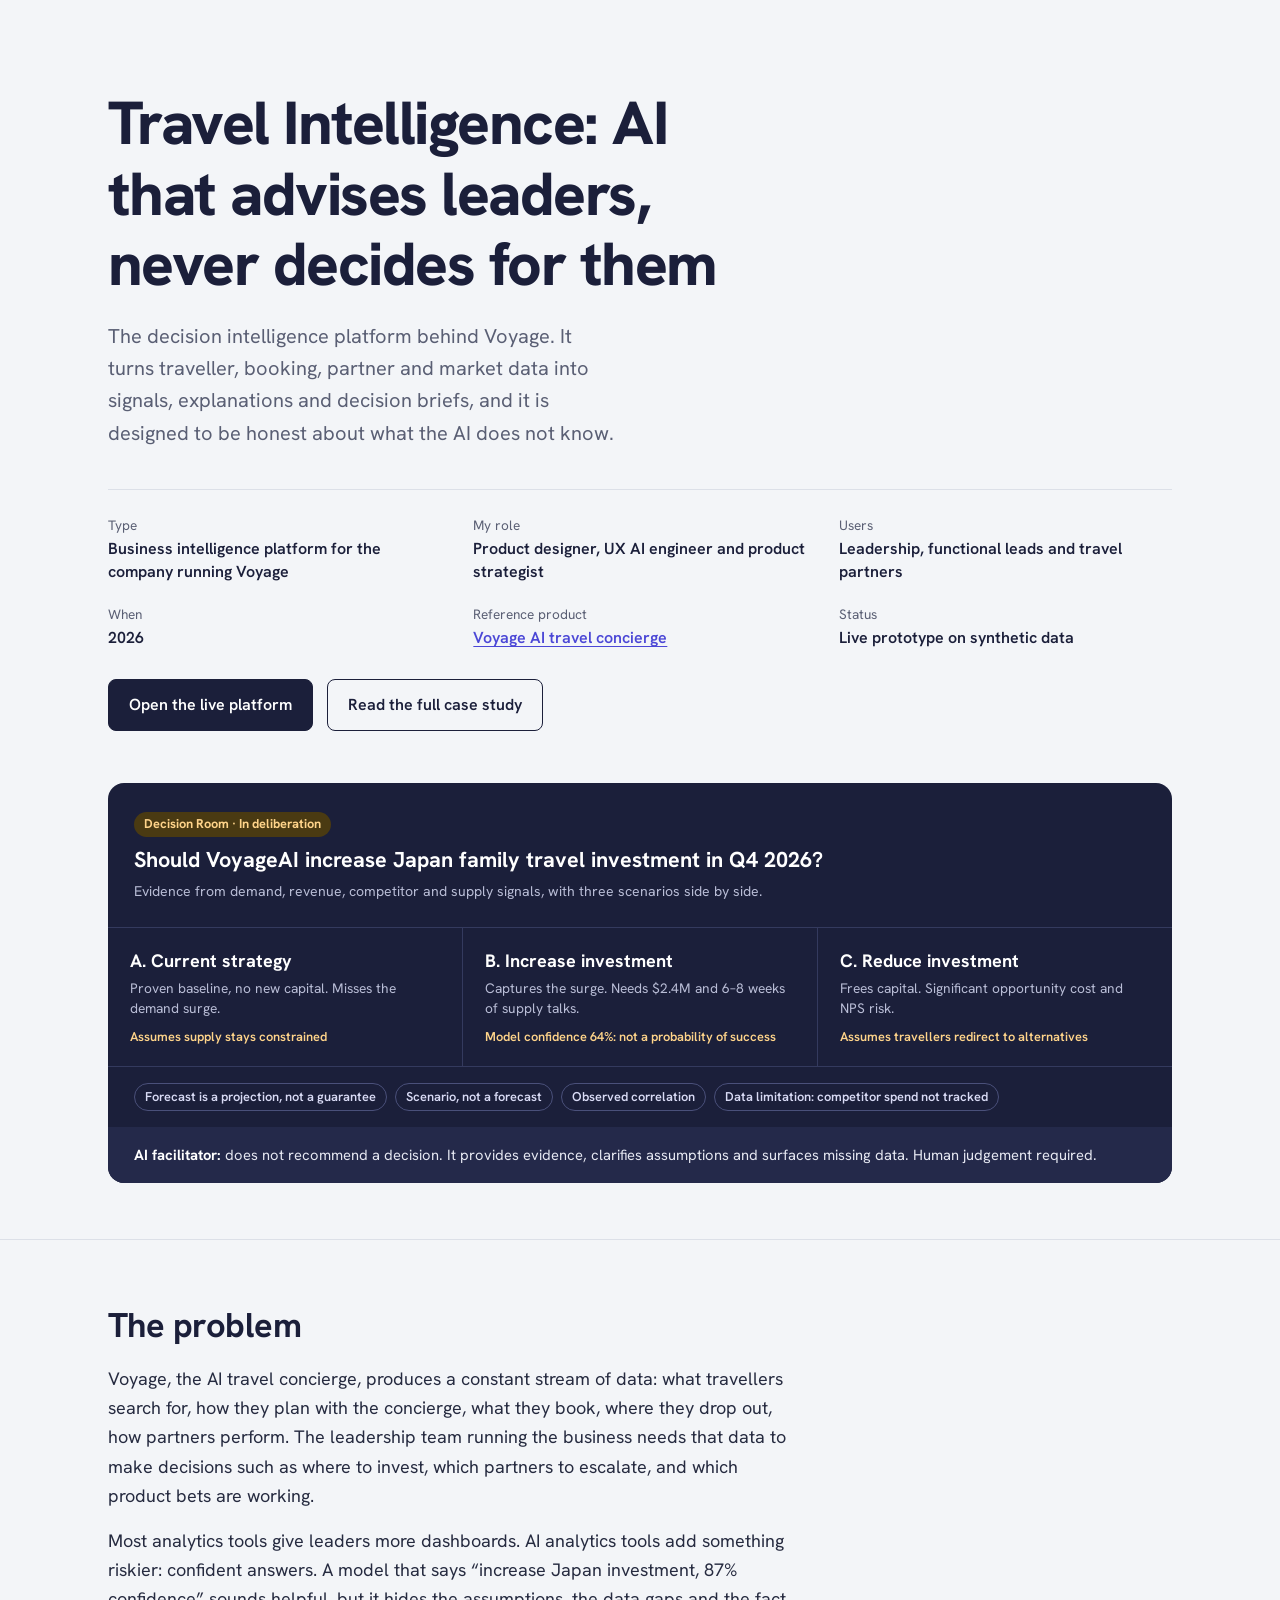
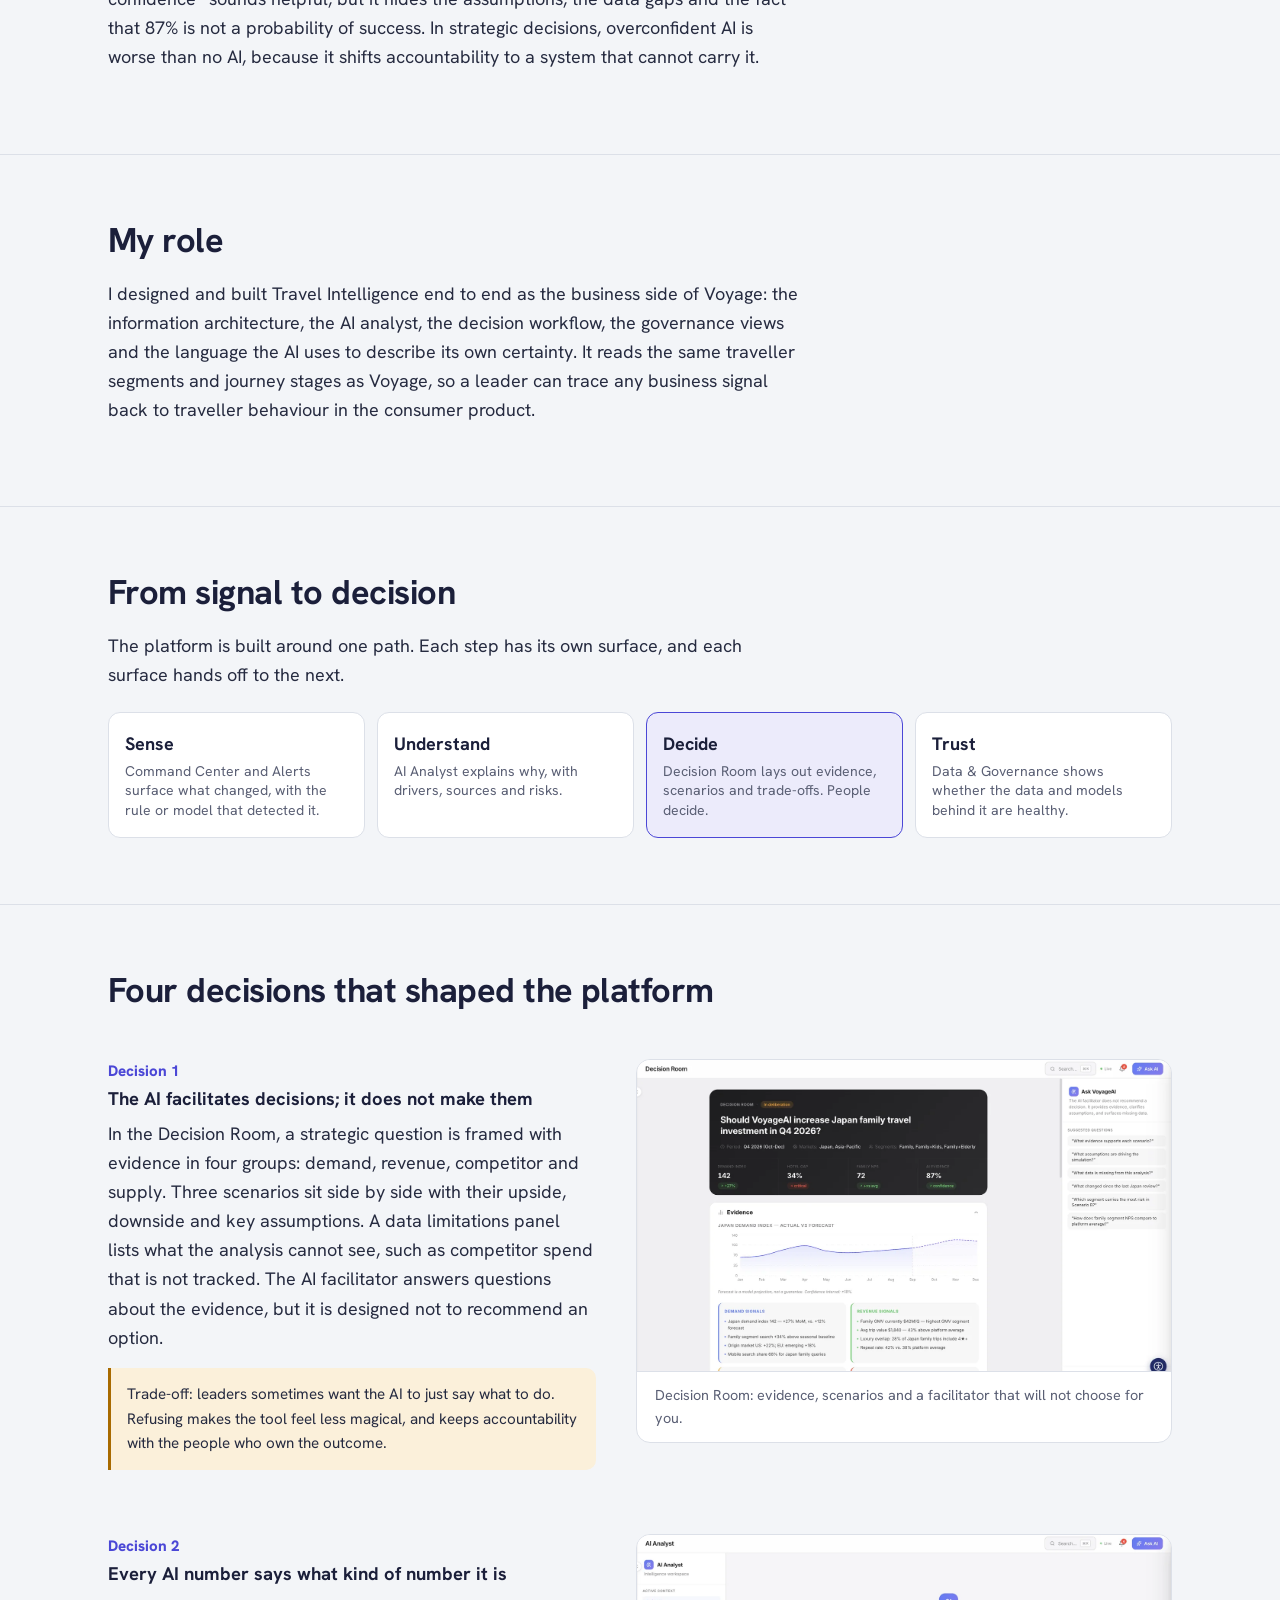
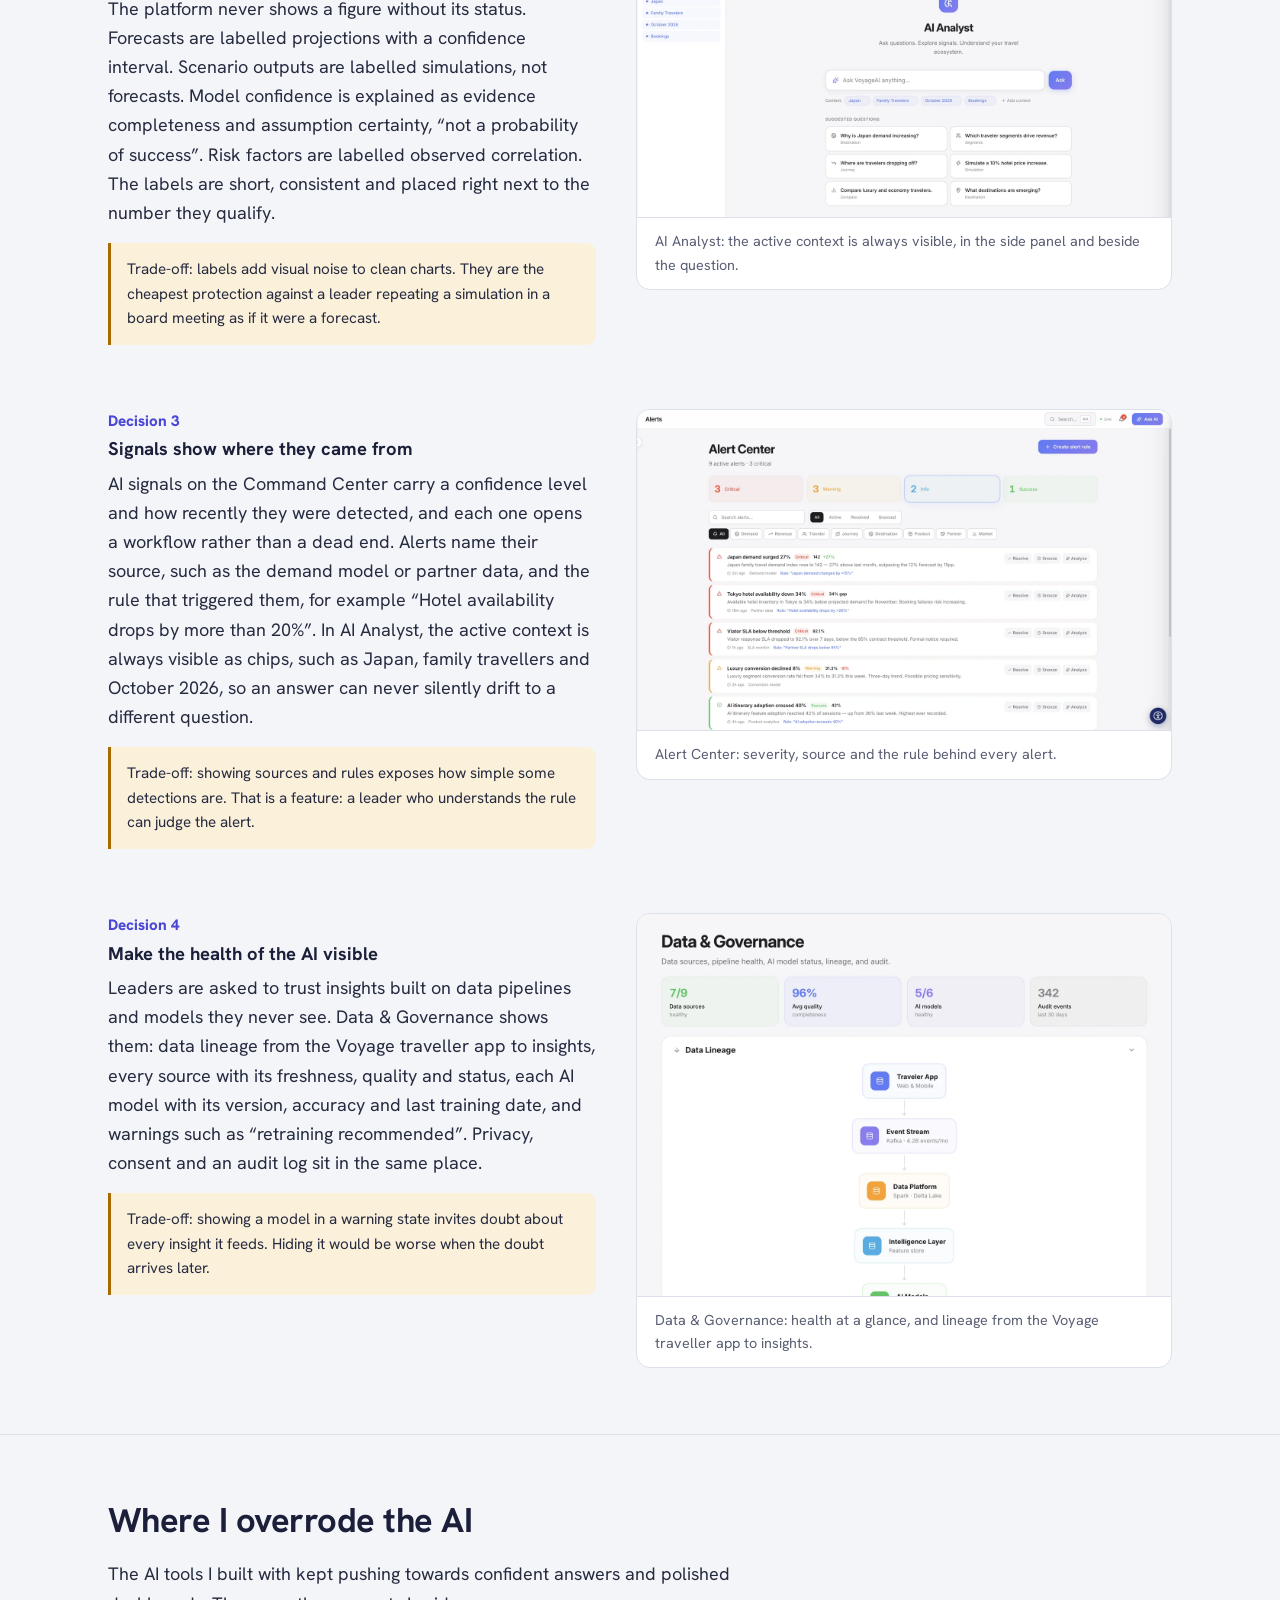
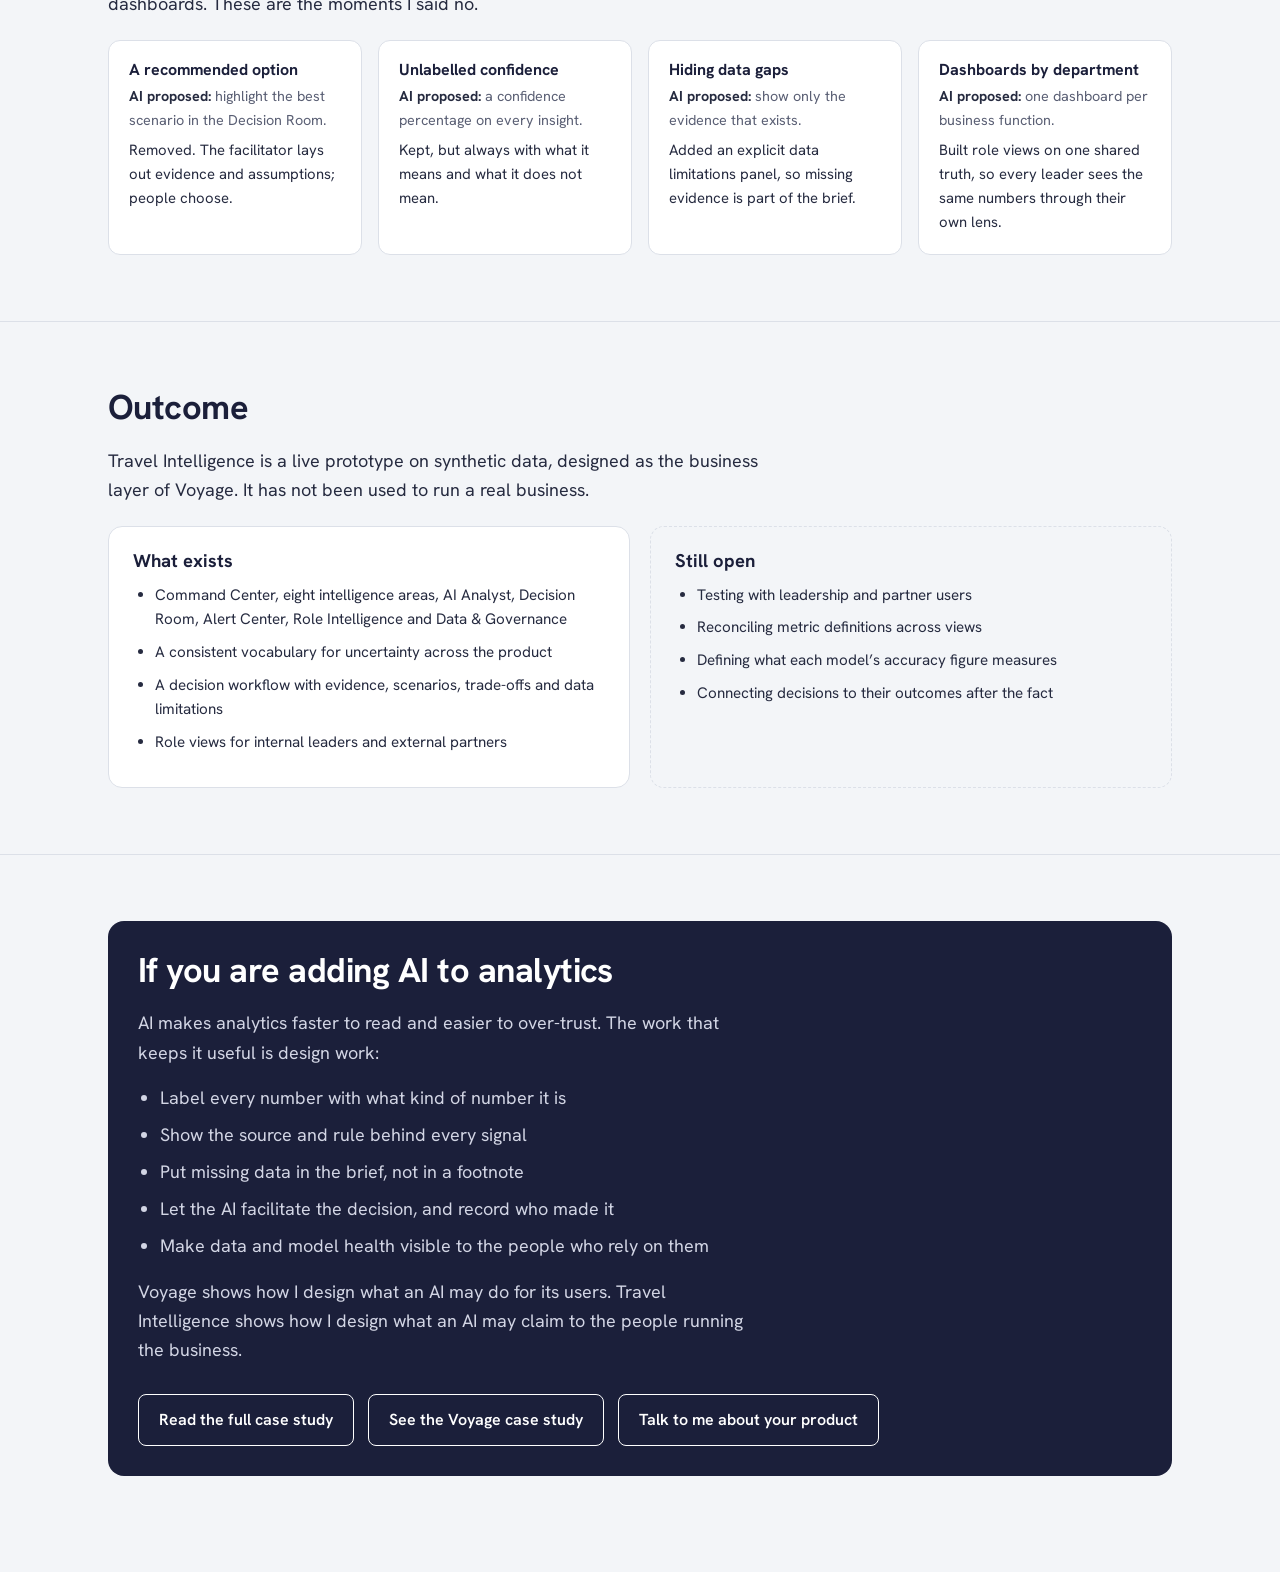
<file: case-studies/travel-intelligence-case-study.html>
<!DOCTYPE html>
<html lang="en">
<head>
<meta charset="utf-8">
<meta name="viewport" content="width=device-width, initial-scale=1, viewport-fit=cover">
<title>Travel Intelligence: AI that advises leaders, never decides for them | Amit Marathe</title>
<link rel="preconnect" href="https://fonts.googleapis.com">
<link rel="preconnect" href="https://fonts.gstatic.com" crossorigin>
<link href="https://fonts.googleapis.com/css2?family=Hanken+Grotesk:wght@400;500;600;700;800&display=swap" rel="stylesheet">
<style>
:root{
  --ink:#1B1F3A; --text:#262B40; --muted:#5A5F74; --paper:#F3F5F8; --surface:#FFFFFF; --line:#DCE0E8;
  --indigo:#4B47D6; --indigo-soft:#ECEBFB;
  --r-inform:#5B6B7A; --r-suggest:#0B7470; --r-act:#A86A00; --r-human:#6A4BB5;
  --r-inform-soft:#EDF0F3; --r-suggest-soft:#E3F2F1; --r-act-soft:#FBF0DA; --r-human-soft:#EFEAF9;
  --red:#B4322A; --red-soft:#FCEBE9; --green:#167A47; --green-soft:#E6F5EC;
  --font:"Hanken Grotesk","Helvetica Neue",Arial,sans-serif;
}
*{box-sizing:border-box}
html{scroll-padding-top:calc(env(safe-area-inset-top,0px) + 20px);scroll-behavior:smooth}
@media (prefers-reduced-motion:reduce){html{scroll-behavior:auto}}
body{margin:0;background:var(--paper);color:var(--text);font-family:var(--font);font-size:18px;line-height:1.62;
  padding-top:env(safe-area-inset-top,0px);padding-bottom:env(safe-area-inset-bottom,0px);-webkit-font-smoothing:antialiased;font-variant-numeric:tabular-nums}
a{color:var(--indigo);text-underline-offset:3px}
a:focus-visible{outline:3px solid var(--indigo);outline-offset:3px;border-radius:4px}
img{max-width:100%;display:block}
h1,h2,h3,h4{color:var(--ink);margin:0;line-height:1.16}
h1{font-size:clamp(2.3rem,5vw,3.8rem);font-weight:800;letter-spacing:-.025em;max-width:18ch}
h2{font-size:clamp(1.6rem,3vw,2.15rem);font-weight:700;letter-spacing:-.015em;margin-bottom:18px}
h3{font-size:1.15rem;font-weight:700;margin-bottom:8px}
h4{font-size:1rem;font-weight:700;margin:0 0 6px}
p{margin:0 0 16px}
ul,ol{padding-left:22px;margin:0 0 16px} li{margin-bottom:8px}
.small{font-size:.9rem}.muted{color:var(--muted)}
.wrap{max-width:1120px;margin:0 auto;padding:0 28px}
.prose > p,.prose > ul,.prose > ol,.prose > h3{max-width:690px}
section{padding:66px 0;border-top:1px solid var(--line)}
.hero{padding:88px 0 56px;border-top:0}
.lede{font-size:1.25rem;color:var(--muted);max-width:46ch;margin-top:20px}
.facts{display:grid;grid-template-columns:repeat(3,minmax(0,1fr));gap:20px 32px;margin:40px 0 0;padding:24px 0 0;border-top:1px solid var(--line)}
.facts dt{font-size:.85rem;color:var(--muted);margin-bottom:2px}
.facts dd{margin:0;font-weight:600;color:var(--ink);font-size:1rem;line-height:1.4}
@media (max-width:640px){.facts{grid-template-columns:1fr 1fr}}
.links{display:flex;gap:14px;flex-wrap:wrap;margin-top:30px}
.btn{display:inline-block;padding:12px 20px;border-radius:8px;font-weight:600;font-size:1rem;text-decoration:none;border:1.5px solid var(--ink);color:var(--ink)}
.btn.primary{background:var(--ink);color:#fff}

/* ledger hero */
.ledger{margin:52px 0 0;background:var(--surface);border:1px solid var(--line);border-radius:16px;overflow:hidden}
.ledger-head{display:flex;justify-content:space-between;align-items:center;gap:12px;padding:16px 22px;border-bottom:1px solid var(--line);flex-wrap:wrap}
.ledger-head b{color:var(--ink)}
.ledger-head span{font-size:.85rem;color:var(--muted)}
.entry{display:grid;grid-template-columns:72px 150px minmax(0,1fr) 170px;gap:16px;align-items:start;padding:14px 22px;border-bottom:1px solid var(--line);font-size:.92rem}
.entry:last-of-type{border-bottom:0}
.entry time{color:var(--muted);font-size:.85rem;padding-top:2px}
.entry .what b{display:block;color:var(--ink)}
.entry .what span{color:var(--muted);font-size:.86rem}
.entry .state{font-size:.85rem;font-weight:600}
.state.ok{color:var(--green)}.state.rev{color:var(--red)}.state.wait{color:var(--r-human)}.state.blk{color:var(--red)}
.ledger-foot{padding:12px 22px;font-size:.82rem;color:var(--muted);background:var(--paper)}
@media (max-width:820px){.entry{grid-template-columns:1fr;gap:4px}}
.pill{display:inline-block;font-size:.78rem;font-weight:700;padding:2px 9px;border-radius:999px;white-space:nowrap}
.pill.inform{background:var(--r-inform-soft);color:var(--r-inform)}
.pill.suggest{background:var(--r-suggest-soft);color:var(--r-suggest)}
.pill.act{background:var(--r-act-soft);color:var(--r-act)}
.pill.human{background:var(--r-human-soft);color:var(--r-human)}
.pill.guard{background:var(--red-soft);color:var(--red)}

/* loop */
.loop{display:grid;grid-template-columns:repeat(4,minmax(0,1fr));gap:12px;margin-top:24px}
.loop .step{background:var(--surface);border:1px solid var(--line);border-radius:12px;padding:18px;position:relative}
.loop .step .n{font-weight:800;color:var(--indigo);font-size:.9rem}
.loop .step h4{margin:4px 0 6px}
.loop .step p{font-size:.92rem;margin:0}
@media (max-width:820px){.loop{grid-template-columns:1fr 1fr}}
@media (max-width:480px){.loop{grid-template-columns:1fr}}

.decision{display:grid;grid-template-columns:minmax(0,1fr) minmax(0,1.1fr);gap:40px;align-items:start;margin-top:48px}
.decision:first-of-type{margin-top:26px}
.decision .num{display:block;font-weight:800;color:var(--indigo);font-size:.95rem;margin-bottom:6px}
@media (max-width:860px){.decision{grid-template-columns:1fr;gap:20px}}
.tradeoff{margin-top:14px;padding:14px 16px;background:var(--r-act-soft);border-left:3px solid var(--r-act);border-radius:0 10px 10px 0;font-size:.95rem;max-width:690px}
.shot{margin:0;background:var(--surface);border:1px solid var(--line);border-radius:14px;overflow:hidden}
.shot img{width:100%;height:auto}
.shot figcaption{padding:12px 18px;font-size:.9rem;color:var(--muted);border-top:1px solid var(--line)}
.shot.missing img{display:none}
.shot.missing::before{content:attr(data-placeholder);display:flex;align-items:center;justify-content:center;text-align:center;min-height:250px;padding:24px;background:repeating-linear-gradient(135deg,var(--indigo-soft) 0 10px,#fff 10px 20px);color:var(--ink);font-weight:600;font-size:.95rem}
.module .shot{margin-top:22px}

.table-scroll{overflow-x:auto;margin-top:22px;border:1px solid var(--line);border-radius:14px;background:var(--surface)}
table{width:100%;border-collapse:collapse;min-width:620px}
caption{text-align:left;padding:14px 16px;font-weight:600;color:var(--ink);font-size:.9rem}
th,td{text-align:left;vertical-align:top;padding:13px 16px;border-bottom:1px solid var(--line);font-size:.93rem;line-height:1.5}
thead th{font-size:.83rem;color:var(--muted);font-weight:600;background:var(--paper)}
tbody tr:last-child td{border-bottom:0}
td strong{color:var(--ink)}

.cards{display:grid;grid-template-columns:repeat(auto-fit,minmax(230px,1fr));gap:16px;margin-top:22px}
.card{background:var(--surface);border:1px solid var(--line);border-radius:12px;padding:20px}
.card p{font-size:.93rem;margin:0 0 6px}.card p:last-child{margin:0}
.card .k{font-size:.85rem;font-weight:700;color:var(--indigo);margin-bottom:4px}
.card .ai{font-size:.9rem;color:var(--muted)}
.card .ai b{color:var(--text)}

.status{display:grid;grid-template-columns:1fr 1fr;gap:20px;margin-top:22px}
.status .col{background:var(--surface);border:1px solid var(--line);border-radius:14px;padding:24px}
.status .col.open{background:transparent;border-style:dashed}
.status ul{margin:10px 0 0;font-size:.95rem}
@media (max-width:760px){.status{grid-template-columns:1fr}}
.callout{background:var(--ink);color:#E6E8F2;border-radius:16px;padding:30px}
.callout h2{color:#fff}.callout p,.callout li{color:#D2D5E4}
.callout p,.callout ul{max-width:62ch}
.callout a.btn{border-color:#fff;color:#fff}
.note{background:var(--surface);border:1px solid var(--line);border-left:3px solid var(--indigo);border-radius:0 12px 12px 0;padding:16px 18px;margin:22px 0;max-width:720px}
.note p:last-child{margin:0}
.end{padding-bottom:96px}

/* full page layout */
.hero2{max-width:1200px;margin:0 auto;padding:88px 28px 48px}
.layout{max-width:1200px;margin:0 auto;padding:0 28px;display:grid;grid-template-columns:220px minmax(0,1fr);gap:56px}
.toc{position:sticky;top:calc(env(safe-area-inset-top,0px) + 24px);align-self:start;padding-top:52px;font-size:.88rem}
.toc p{font-weight:700;color:var(--ink);margin-bottom:10px}
.toc ol{list-style:none;padding:0;margin:0;counter-reset:toc}
.toc li{counter-increment:toc;margin:0}
.toc a{display:block;padding:5px 0 5px 12px;border-left:2px solid var(--line);color:var(--muted);text-decoration:none}
.toc a::before{content:counter(toc) ". ";color:var(--indigo);font-weight:600}
.toc a:hover{color:var(--ink);border-left-color:var(--indigo)}
article{min-width:0}
article > section{padding:56px 0}
article > section:first-child{border-top:0;padding-top:48px}
article h3{margin-top:32px}
@media (max-width:980px){.layout{grid-template-columns:1fr;gap:0}.toc{display:none}}
.summary{background:var(--surface);border:1px solid var(--line);border-radius:16px;padding:28px}
.summary p:last-child{margin:0}
/* decision brief hero */
.brief{margin:52px 0 0;background:var(--ink);color:#E6E8F2;border-radius:16px;overflow:hidden}
.brief-top{padding:24px 26px;border-bottom:1px solid #343A5E}
.brief-top .tag{display:inline-block;font-size:.8rem;font-weight:700;color:#FFD48A;background:#4A3A12;border-radius:999px;padding:2px 10px;margin-bottom:10px}
.brief-top h3{color:#fff;font-size:1.35rem;margin:0}
.brief-top p{color:#B9BDD6;font-size:.88rem;margin:8px 0 0}
.scen{display:grid;grid-template-columns:repeat(3,minmax(0,1fr));gap:1px;background:#343A5E}
.scen div{background:var(--ink);padding:18px 22px}
.scen b{color:#fff;display:block;margin-bottom:4px}
.scen span{font-size:.86rem;color:#B9BDD6;display:block;line-height:1.45}
.scen em{font-style:normal;color:#FFD48A;font-size:.8rem;font-weight:600;display:block;margin-top:8px}
.labels{display:flex;flex-wrap:wrap;gap:8px;padding:16px 26px;border-top:1px solid #343A5E}
.labels span{font-size:.8rem;font-weight:600;color:#D9DBF5;border:1px solid #4A507A;border-radius:999px;padding:3px 10px}
.facil{padding:16px 26px;background:#24294A;font-size:.92rem;color:#E6E8F2}
.facil b{color:#fff}
@media (max-width:760px){.scen{grid-template-columns:1fr}}
.flow{display:grid;grid-template-columns:repeat(4,minmax(0,1fr));gap:12px;margin-top:22px}
.flow div{background:var(--surface);border:1px solid var(--line);border-radius:12px;padding:16px}
.flow b{display:block;color:var(--ink)}
.flow span{font-size:.88rem;color:var(--muted);display:block;margin-top:4px;line-height:1.4}
.flow div.hl{border-color:var(--indigo);background:var(--indigo-soft)}
@media (max-width:820px){.flow{grid-template-columns:1fr 1fr}}
</style>
</head>
<body>
<main>
<header class="hero">
  <div class="wrap">
    <h1>Travel Intelligence: AI that advises leaders, never decides for them</h1>
    <p class="lede">The decision intelligence platform behind Voyage. It turns traveller, booking, partner and market data into signals, explanations and decision briefs, and it is designed to be honest about what the AI does not know.</p>
    <dl class="facts">
      <div><dt>Type</dt><dd>Business intelligence platform for the company running Voyage</dd></div>
      <div><dt>My role</dt><dd>Product designer, UX AI engineer and product strategist</dd></div>
      <div><dt>Users</dt><dd>Leadership, functional leads and travel partners</dd></div>
      <div><dt>When</dt><dd>2026</dd></div>
      <div><dt>Reference product</dt><dd><a href="https://voyage.amitmarathe.com/" target="_blank" rel="noopener">Voyage AI travel concierge</a></dd></div>
      <div><dt>Status</dt><dd>Live prototype on synthetic data</dd></div>
    </dl>
    <div class="links">
      <a class="btn primary" href="https://travelintelligence.amitmarathe.com/" target="_blank" rel="noopener">Open the live platform</a>
      <a class="btn" href="travel-intelligence-case-study-full.html">Read the full case study</a>
    </div>

    <figure class="brief" aria-label="Decision Room brief from the prototype">
      <div class="brief-top">
        <span class="tag">Decision Room · In deliberation</span>
        <h3>Should VoyageAI increase Japan family travel investment in Q4 2026?</h3>
        <p>Evidence from demand, revenue, competitor and supply signals, with three scenarios side by side.</p>
      </div>
      <div class="scen">
        <div><b>A. Current strategy</b><span>Proven baseline, no new capital. Misses the demand surge.</span><em>Assumes supply stays constrained</em></div>
        <div><b>B. Increase investment</b><span>Captures the surge. Needs $2.4M and 6–8 weeks of supply talks.</span><em>Model confidence 64%: not a probability of success</em></div>
        <div><b>C. Reduce investment</b><span>Frees capital. Significant opportunity cost and NPS risk.</span><em>Assumes travellers redirect to alternatives</em></div>
      </div>
      <div class="labels"><span>Forecast is a projection, not a guarantee</span><span>Scenario, not a forecast</span><span>Observed correlation</span><span>Data limitation: competitor spend not tracked</span></div>
      <div class="facil"><b>AI facilitator:</b> does not recommend a decision. It provides evidence, clarifies assumptions and surfaces missing data. Human judgement required.</div>
    </figure>
  </div>
</header>

<section>
  <div class="wrap prose">
    <h2>The problem</h2>
    <p>Voyage, the AI travel concierge, produces a constant stream of data: what travellers search for, how they plan with the concierge, what they book, where they drop out, how partners perform. The leadership team running the business needs that data to make decisions such as where to invest, which partners to escalate, and which product bets are working.</p>
    <p>Most analytics tools give leaders more dashboards. AI analytics tools add something riskier: confident answers. A model that says “increase Japan investment, 87% confidence” sounds helpful, but it hides the assumptions, the data gaps and the fact that 87% is not a probability of success. In strategic decisions, overconfident AI is worse than no AI, because it shifts accountability to a system that cannot carry it.</p>
  </div>
</section>

<section>
  <div class="wrap prose">
    <h2>My role</h2>
    <p>I designed and built Travel Intelligence end to end as the business side of Voyage: the information architecture, the AI analyst, the decision workflow, the governance views and the language the AI uses to describe its own certainty. It reads the same traveller segments and journey stages as Voyage, so a leader can trace any business signal back to traveller behaviour in the consumer product.</p>
  </div>
</section>

<section>
  <div class="wrap">
    <div class="prose">
      <h2>From signal to decision</h2>
      <p>The platform is built around one path. Each step has its own surface, and each surface hands off to the next.</p>
    </div>
    <div class="flow">
      <div><b>Sense</b><span>Command Center and Alerts surface what changed, with the rule or model that detected it.</span></div>
      <div><b>Understand</b><span>AI Analyst explains why, with drivers, sources and risks.</span></div>
      <div class="hl"><b>Decide</b><span>Decision Room lays out evidence, scenarios and trade-offs. People decide.</span></div>
      <div><b>Trust</b><span>Data &amp; Governance shows whether the data and models behind it are healthy.</span></div>
    </div>
  </div>
</section>

<section>
  <div class="wrap">
    <div class="prose"><h2>Four decisions that shaped the platform</h2></div>

    <div class="decision">
      <div>
        <span class="num">Decision 1</span>
        <h3>The AI facilitates decisions; it does not make them</h3>
        <p>In the Decision Room, a strategic question is framed with evidence in four groups: demand, revenue, competitor and supply. Three scenarios sit side by side with their upside, downside and key assumptions. A data limitations panel lists what the analysis cannot see, such as competitor spend that is not tracked. The AI facilitator answers questions about the evidence, but it is designed not to recommend an option.</p>
        <p class="tradeoff">Trade-off: leaders sometimes want the AI to just say what to do. Refusing makes the tool feel less magical, and keeps accountability with the people who own the outcome.</p>
      </div>
      <figure class="shot"><img src="[data-uri]" width="1400" height="815" decoding="async" alt="Decision Room with framed question, evidence groups and AI facilitator panel"><figcaption>Decision Room: evidence, scenarios and a facilitator that will not choose for you.</figcaption></figure>
    </div>

    <div class="decision">
      <div>
        <span class="num">Decision 2</span>
        <h3>Every AI number says what kind of number it is</h3>
        <p>The platform never shows a figure without its status. Forecasts are labelled projections with a confidence interval. Scenario outputs are labelled simulations, not forecasts. Model confidence is explained as evidence completeness and assumption certainty, “not a probability of success”. Risk factors are labelled observed correlation. The labels are short, consistent and placed right next to the number they qualify.</p>
        <p class="tradeoff">Trade-off: labels add visual noise to clean charts. They are the cheapest protection against a leader repeating a simulation in a board meeting as if it were a forecast.</p>
      </div>
      <figure class="shot"><img src="[data-uri]" width="1400" height="740" decoding="async" alt="AI Analyst workspace with active context chips and suggested questions"><figcaption>AI Analyst: the active context is always visible, in the side panel and beside the question.</figcaption></figure>
    </div>

    <div class="decision">
      <div>
        <span class="num">Decision 3</span>
        <h3>Signals show where they came from</h3>
        <p>AI signals on the Command Center carry a confidence level and how recently they were detected, and each one opens a workflow rather than a dead end. Alerts name their source, such as the demand model or partner data, and the rule that triggered them, for example “Hotel availability drops by more than 20%”. In AI Analyst, the active context is always visible as chips, such as Japan, family travellers and October 2026, so an answer can never silently drift to a different question.</p>
        <p class="tradeoff">Trade-off: showing sources and rules exposes how simple some detections are. That is a feature: a leader who understands the rule can judge the alert.</p>
      </div>
      <figure class="shot"><img src="[data-uri]" width="1400" height="840" decoding="async" alt="Alert Center with severity, source and triggering rule on each alert"><figcaption>Alert Center: severity, source and the rule behind every alert.</figcaption></figure>
    </div>

    <div class="decision">
      <div>
        <span class="num">Decision 4</span>
        <h3>Make the health of the AI visible</h3>
        <p>Leaders are asked to trust insights built on data pipelines and models they never see. Data &amp; Governance shows them: data lineage from the Voyage traveller app to insights, every source with its freshness, quality and status, each AI model with its version, accuracy and last training date, and warnings such as “retraining recommended”. Privacy, consent and an audit log sit in the same place.</p>
        <p class="tradeoff">Trade-off: showing a model in a warning state invites doubt about every insight it feeds. Hiding it would be worse when the doubt arrives later.</p>
      </div>
      <figure class="shot"><img src="[data-uri]" width="1400" height="1000" decoding="async" alt="Data and Governance summary and data lineage from the Voyage traveller app to insights"><figcaption>Data &amp; Governance: health at a glance, and lineage from the Voyage traveller app to insights.</figcaption></figure>
    </div>
  </div>
</section>

<section>
  <div class="wrap">
    <div class="prose">
      <h2>Where I overrode the AI</h2>
      <p>The AI tools I built with kept pushing towards confident answers and polished dashboards. These are the moments I said no.</p>
    </div>
    <div class="cards">
      <div class="card"><h4>A recommended option</h4><p class="ai"><b>AI proposed:</b> highlight the best scenario in the Decision Room.</p><p>Removed. The facilitator lays out evidence and assumptions; people choose.</p></div>
      <div class="card"><h4>Unlabelled confidence</h4><p class="ai"><b>AI proposed:</b> a confidence percentage on every insight.</p><p>Kept, but always with what it means and what it does not mean.</p></div>
      <div class="card"><h4>Hiding data gaps</h4><p class="ai"><b>AI proposed:</b> show only the evidence that exists.</p><p>Added an explicit data limitations panel, so missing evidence is part of the brief.</p></div>
      <div class="card"><h4>Dashboards by department</h4><p class="ai"><b>AI proposed:</b> one dashboard per business function.</p><p>Built role views on one shared truth, so every leader sees the same numbers through their own lens.</p></div>
    </div>
  </div>
</section>

<section>
  <div class="wrap prose">
    <h2>Outcome</h2>
    <p>Travel Intelligence is a live prototype on synthetic data, designed as the business layer of Voyage. It has not been used to run a real business.</p>
    <div class="status">
      <div class="col"><h3>What exists</h3><ul><li>Command Center, eight intelligence areas, AI Analyst, Decision Room, Alert Center, Role Intelligence and Data &amp; Governance</li><li>A consistent vocabulary for uncertainty across the product</li><li>A decision workflow with evidence, scenarios, trade-offs and data limitations</li><li>Role views for internal leaders and external partners</li></ul></div>
      <div class="col open"><h3>Still open</h3><ul><li>Testing with leadership and partner users</li><li>Reconciling metric definitions across views</li><li>Defining what each model’s accuracy figure measures</li><li>Connecting decisions to their outcomes after the fact</li></ul></div>
    </div>
  </div>
</section>

<section class="end">
  <div class="wrap">
    <div class="callout">
      <h2>If you are adding AI to analytics</h2>
      <p>AI makes analytics faster to read and easier to over-trust. The work that keeps it useful is design work:</p>
      <ul>
        <li>Label every number with what kind of number it is</li>
        <li>Show the source and rule behind every signal</li>
        <li>Put missing data in the brief, not in a footnote</li>
        <li>Let the AI facilitate the decision, and record who made it</li>
        <li>Make data and model health visible to the people who rely on them</li>
      </ul>
      <p>Voyage shows how I design what an AI may do for its users. Travel Intelligence shows how I design what an AI may claim to the people running the business.</p>
      <div class="links"><a class="btn" href="travel-intelligence-case-study-full.html">Read the full case study</a><a class="btn" href="voyage-case-study.html">See the Voyage case study</a><a class="btn" href="mailto:marathe8@gmail.com">Talk to me about your product</a></div>
    </div>
  </div>
</section>
</main>

</body>
</html>
</file>
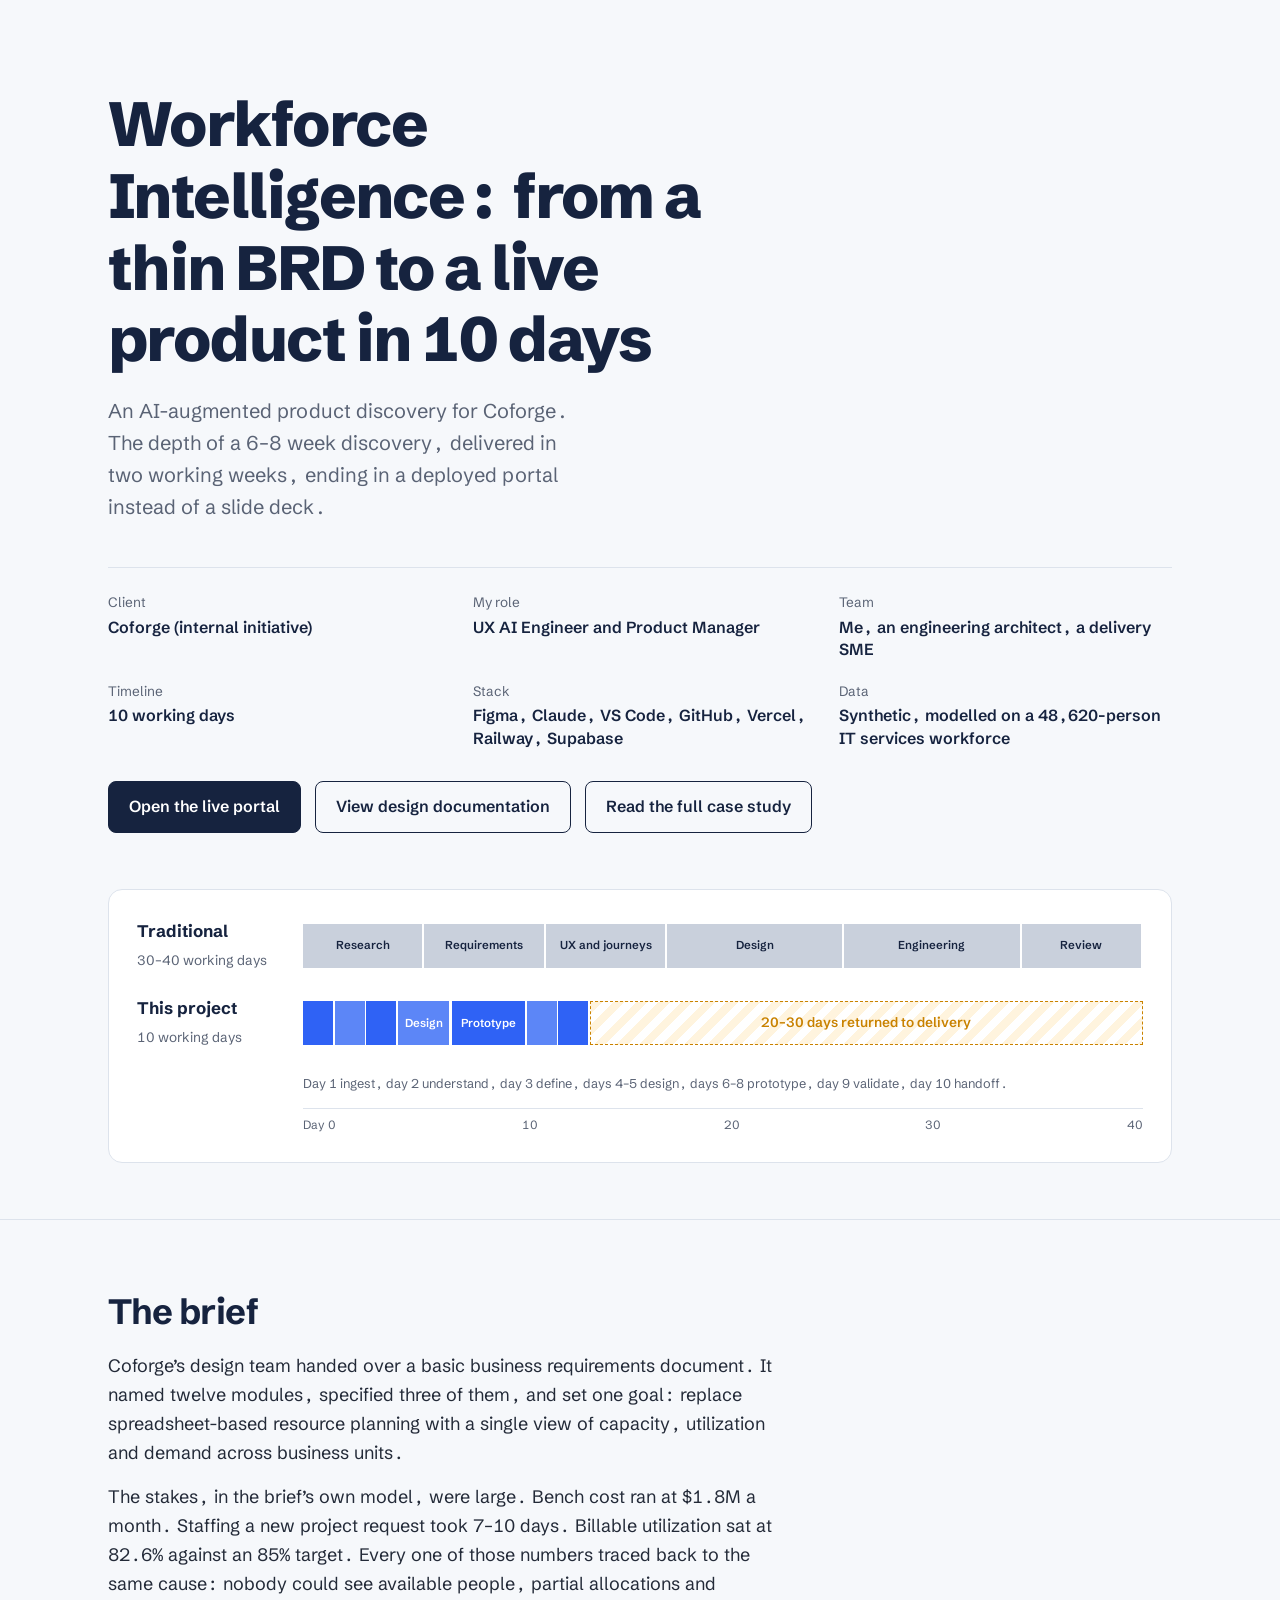
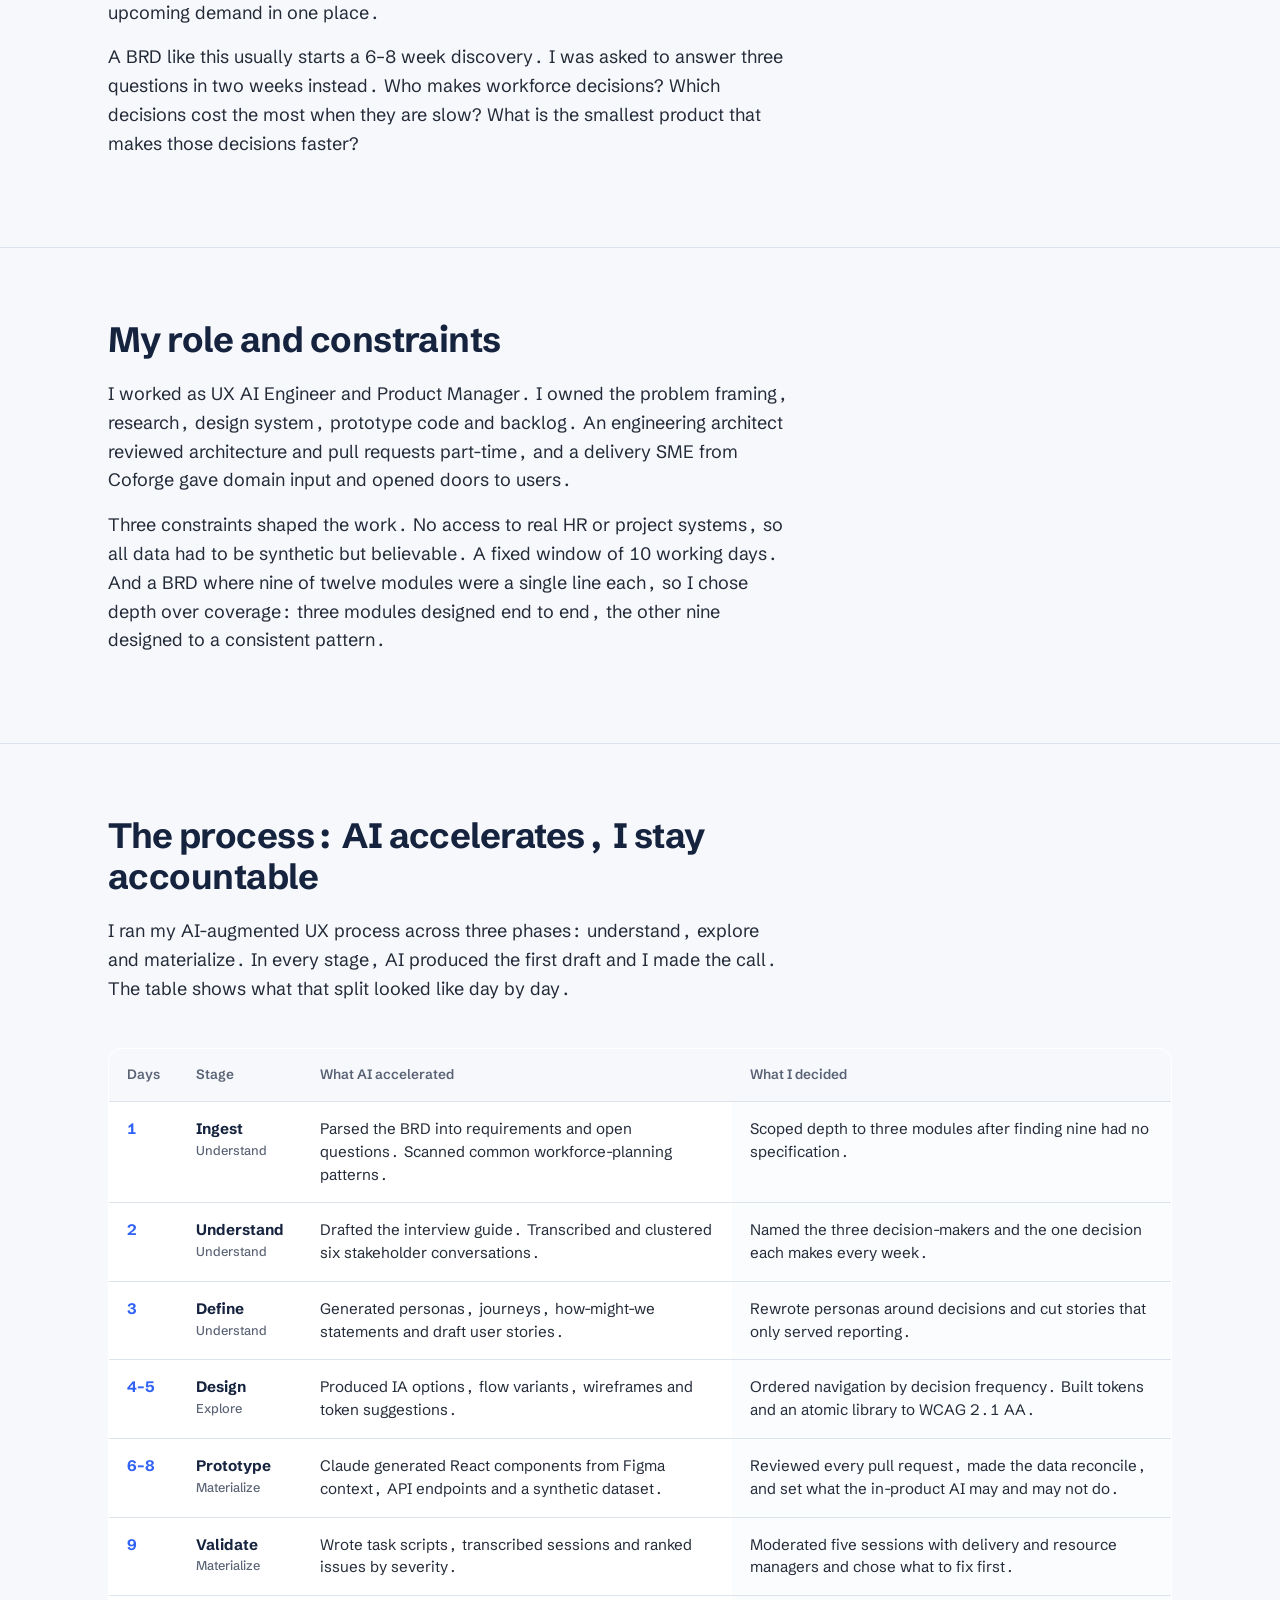
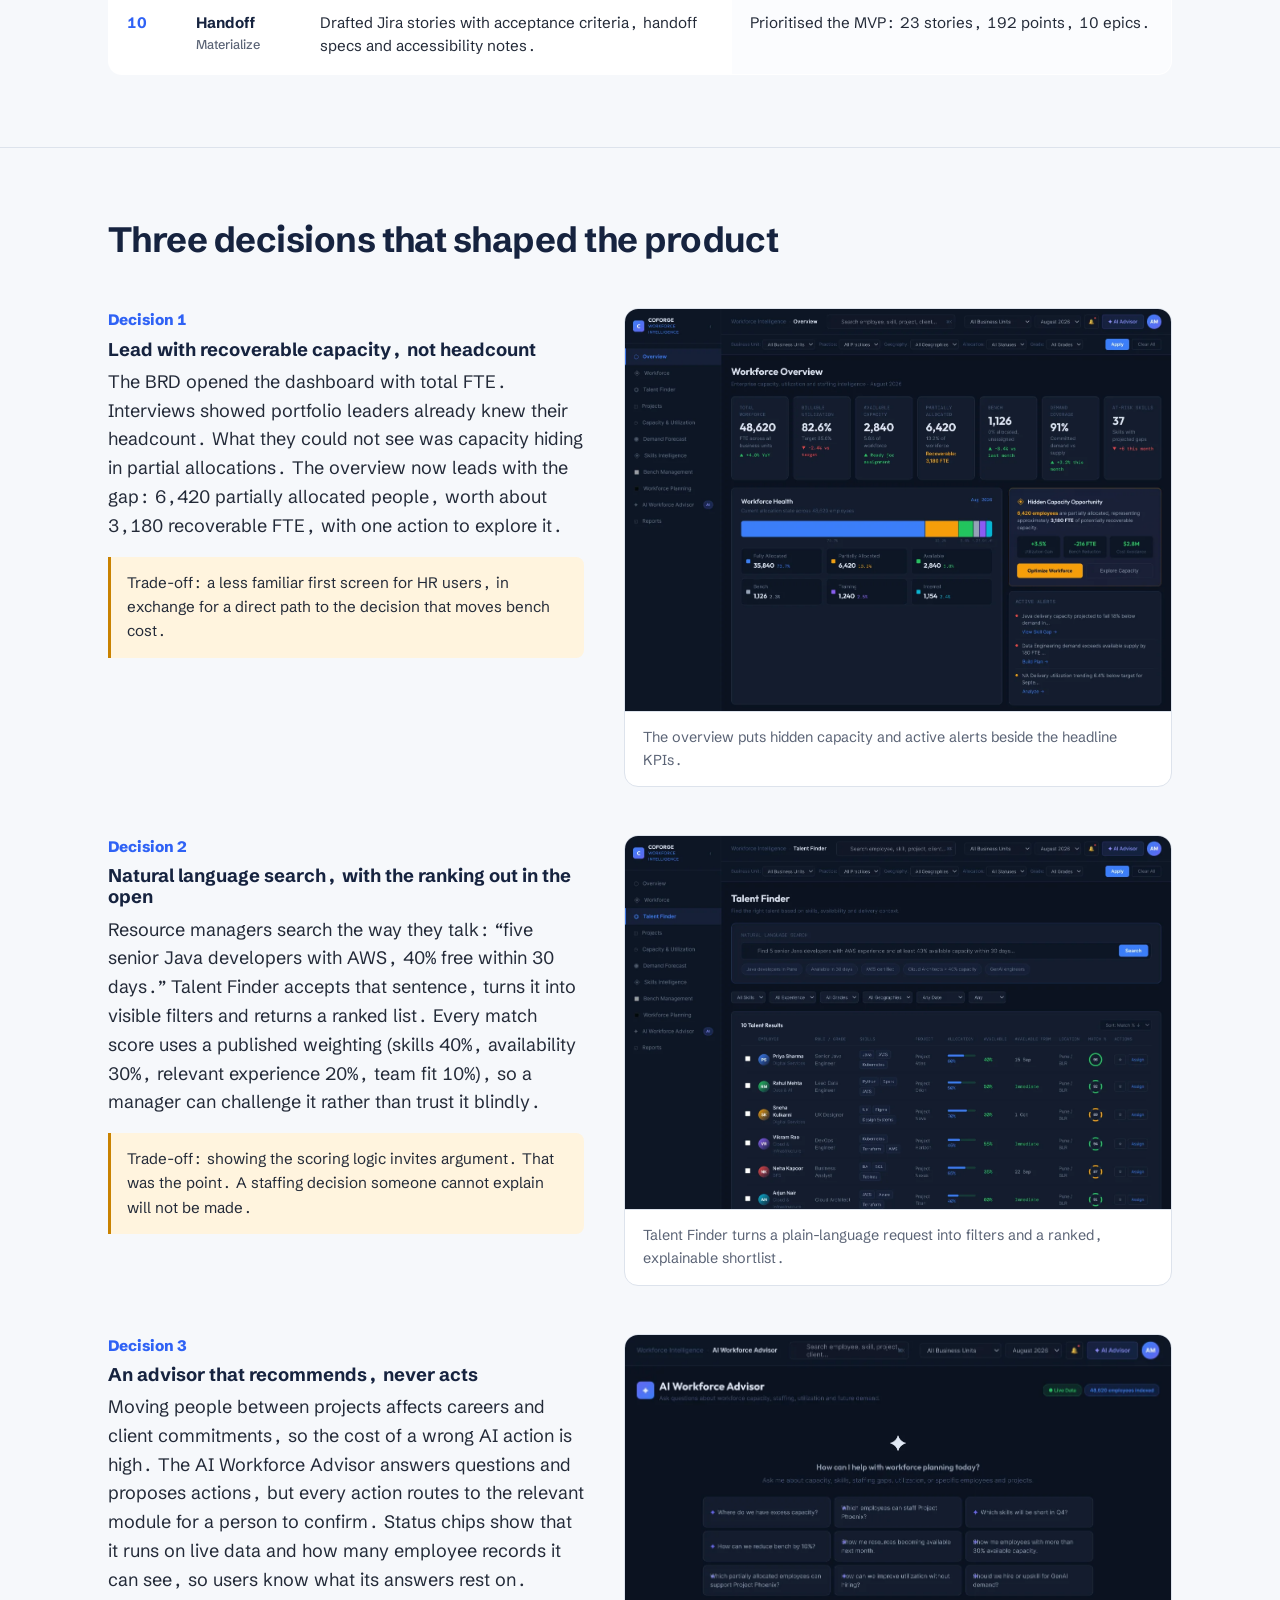
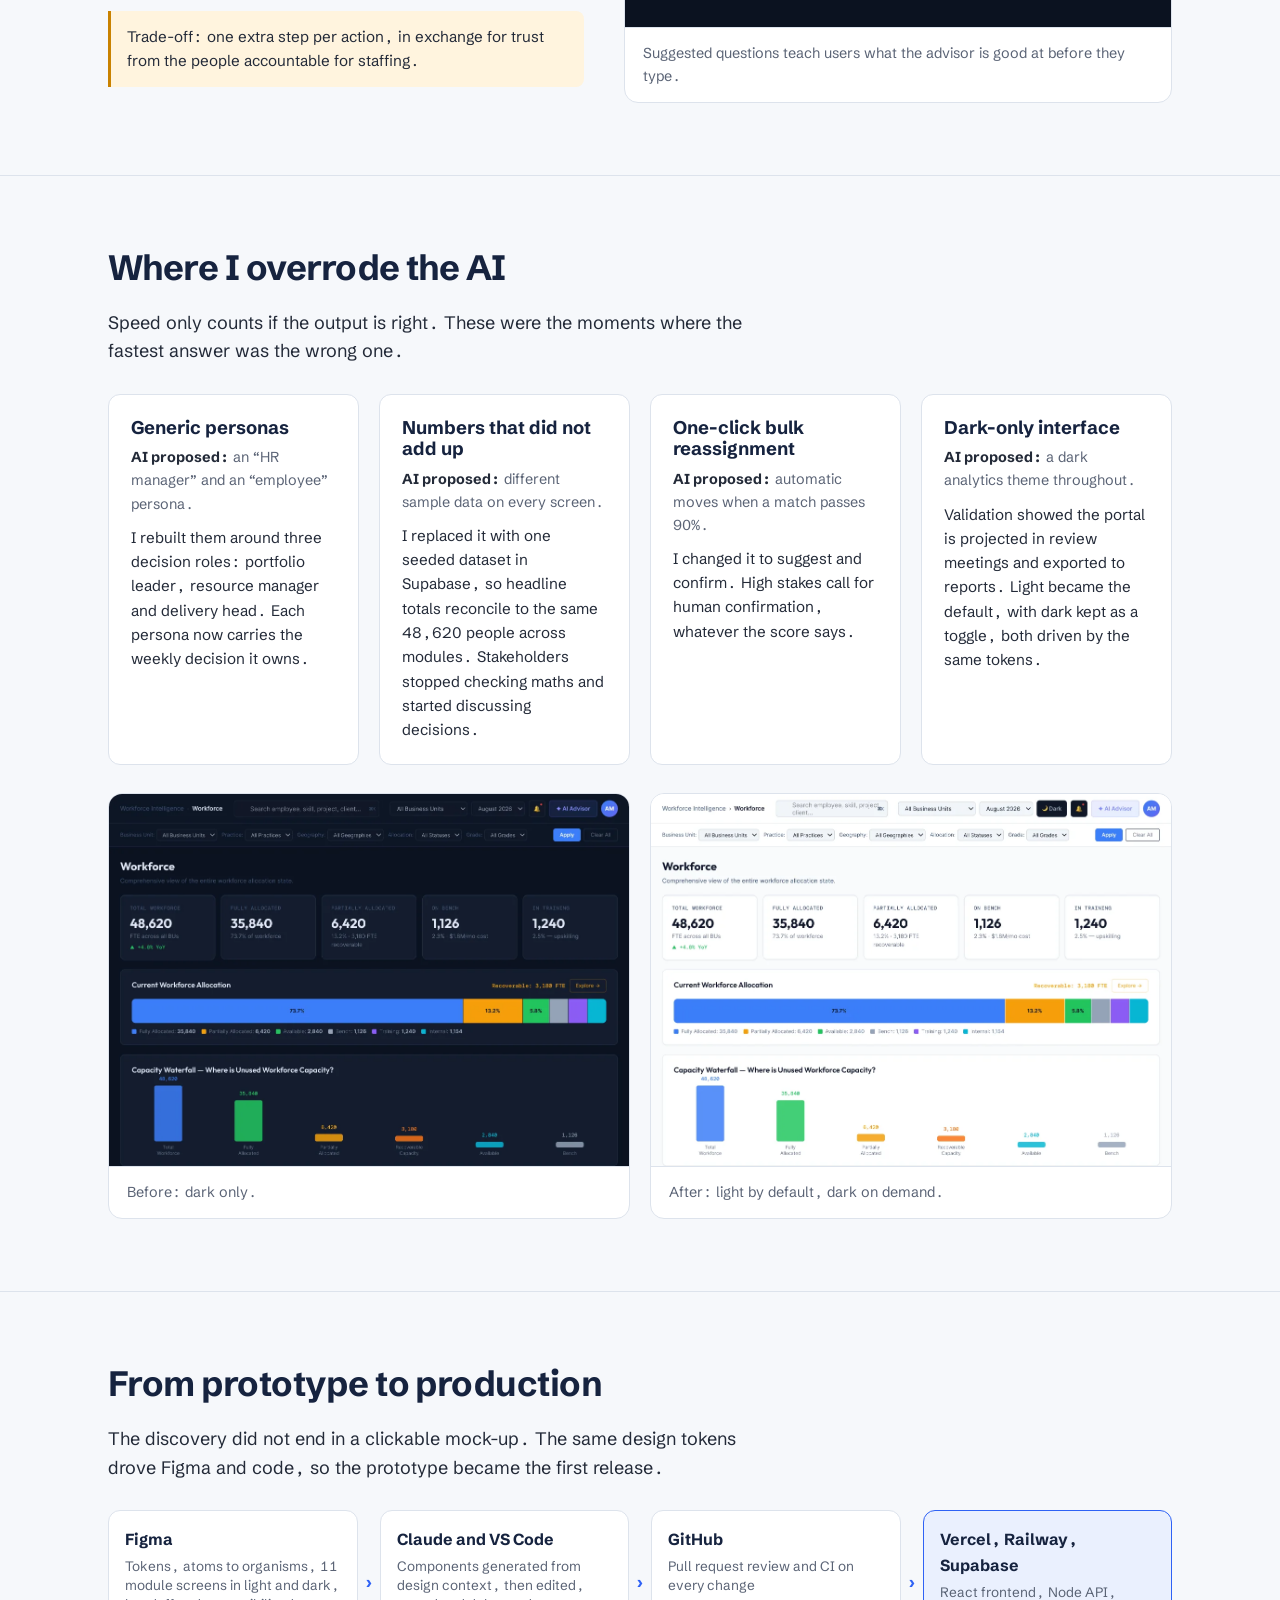
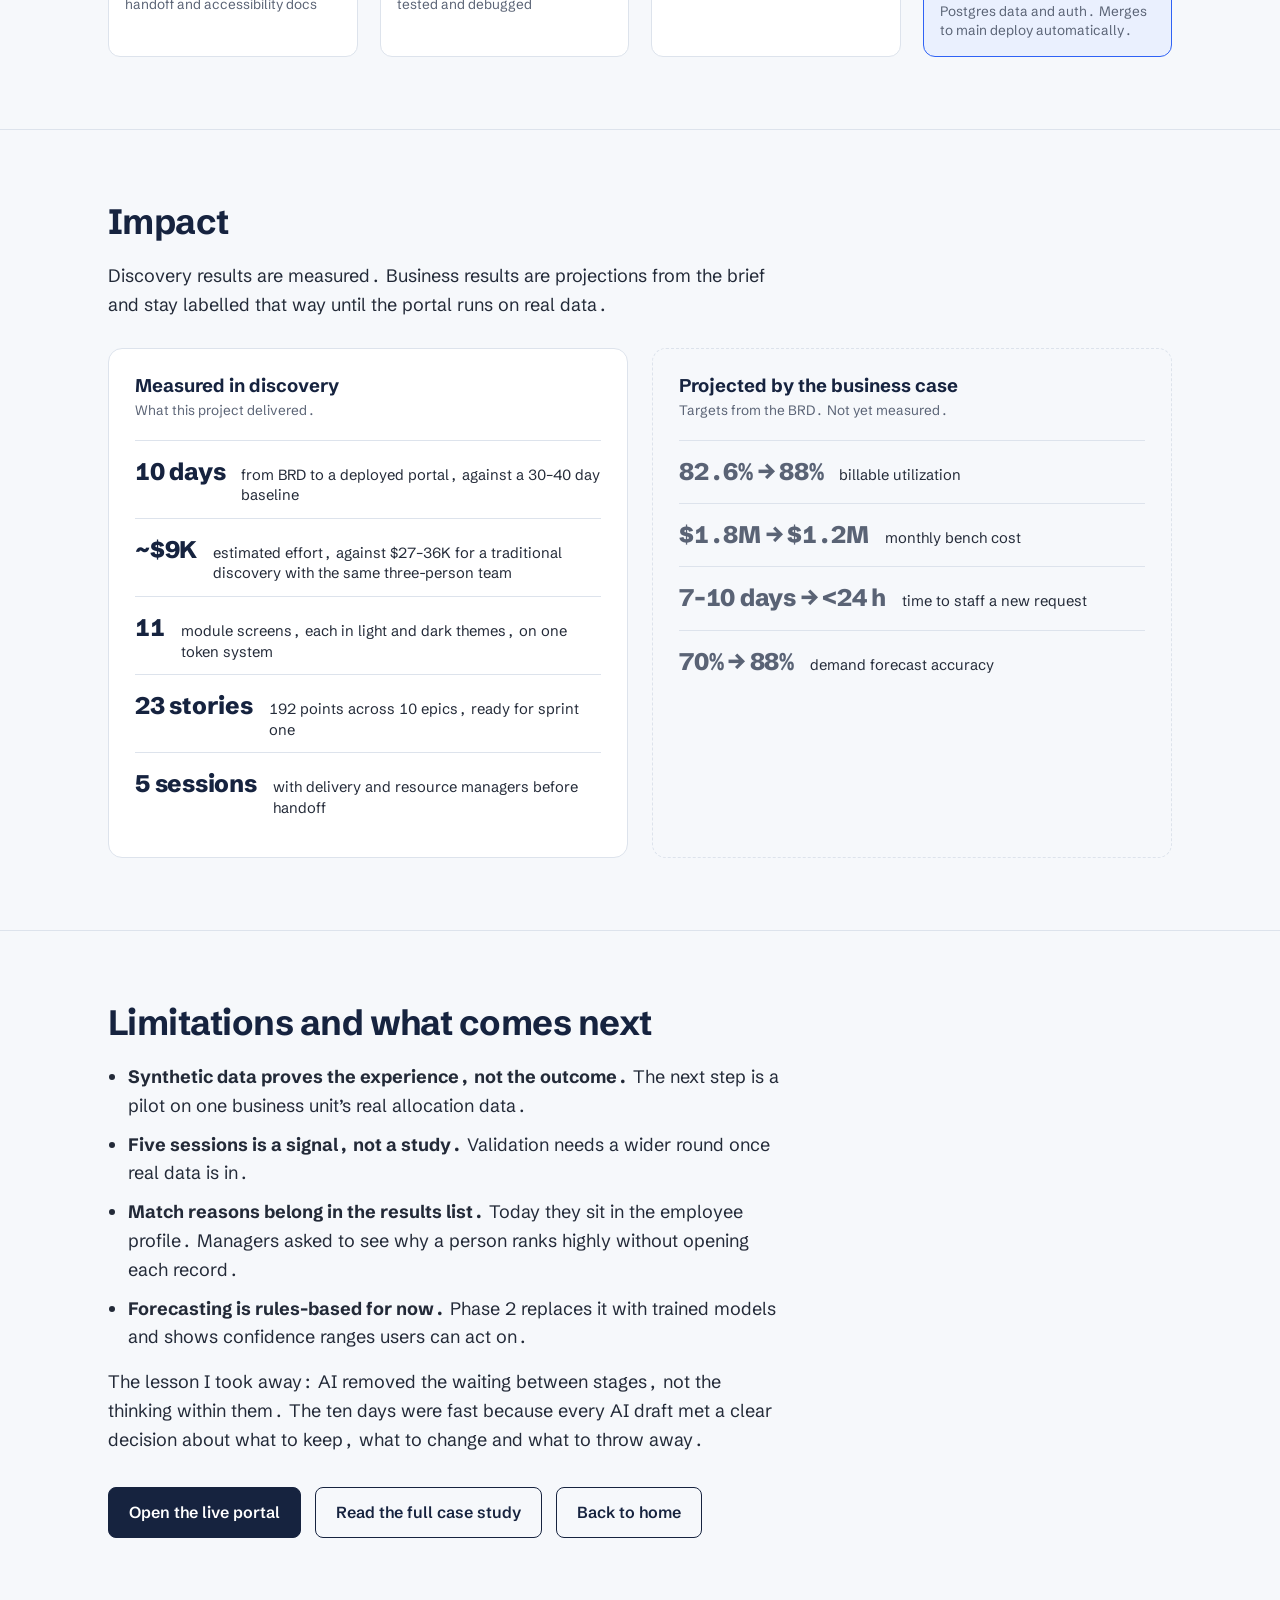
<file: case-studies/workforce-intelligence-case-study.html>
<!DOCTYPE html>
<html lang="en">
<head>
<meta charset="utf-8">
<meta name="viewport" content="width=device-width, initial-scale=1, viewport-fit=cover">
<title>Workforce Intelligence: AI-augmented discovery in 10 days | Amit Marathe</title>
<link rel="preconnect" href="https://fonts.googleapis.com">
<link rel="preconnect" href="https://fonts.gstatic.com" crossorigin>
<link href="https://fonts.googleapis.com/css2?family=Schibsted+Grotesk:wght@400;500;600;700;800&display=swap" rel="stylesheet">
<style>
:root{
  --ink:#16233F; --text:#232A38; --muted:#5A6375; --paper:#F6F8FB; --surface:#FFFFFF;
  --line:#DDE3EC; --blue:#2F62F5; --blue-2:#5C86F7; --blue-3:#9DB5FA; --blue-soft:#EAF0FE;
  --amber:#C98200; --amber-soft:#FFF4DE; --grey-bar:#C9D0DC;
  --font:"Schibsted Grotesk", "Helvetica Neue", Arial, sans-serif;
}
*{box-sizing:border-box}
html{scroll-padding-top:env(safe-area-inset-top,0px)}
body{margin:0;background:var(--paper);color:var(--text);font-family:var(--font);font-size:18px;line-height:1.6;
  padding-top:env(safe-area-inset-top,0px);padding-bottom:env(safe-area-inset-bottom,0px);
  font-variant-numeric:tabular-nums;-webkit-font-smoothing:antialiased}
a{color:var(--blue);text-underline-offset:3px}
a:focus-visible,button:focus-visible{outline:3px solid var(--blue);outline-offset:3px;border-radius:4px}
img{max-width:100%;display:block}
.wrap{max-width:1120px;margin:0 auto;padding:0 28px}
.prose{max-width:680px}
.wrap.prose{max-width:1120px}
.wrap.prose > *{max-width:680px}
section{padding:72px 0;border-top:1px solid var(--line)}
h1,h2,h3{color:var(--ink);line-height:1.15;margin:0}
h1{font-size:clamp(2.3rem,5vw,3.9rem);font-weight:800;letter-spacing:-.025em;max-width:16ch}
h2{font-size:clamp(1.6rem,3vw,2.2rem);font-weight:700;letter-spacing:-.015em;margin-bottom:20px}
h3{font-size:1.15rem;font-weight:700;margin-bottom:8px}
p{margin:0 0 16px}
.lede{font-size:1.25rem;color:var(--muted);max-width:40ch;margin-top:20px}
.small{font-size:.9rem;color:var(--muted)}

/* Hero */
.hero{padding:88px 0 56px;border-top:0}
.facts{display:grid;grid-template-columns:repeat(3,minmax(0,1fr));gap:20px 32px;margin:44px 0 0;padding:24px 0 0;border-top:1px solid var(--line)}
.facts dt{font-size:.85rem;color:var(--muted);margin-bottom:2px}
.facts dd{margin:0;font-weight:600;color:var(--ink);font-size:1rem;line-height:1.4}
.links{display:flex;gap:14px;flex-wrap:wrap;margin-top:32px}
.btn{display:inline-block;padding:12px 20px;border-radius:8px;font-weight:600;font-size:1rem;text-decoration:none;border:1.5px solid var(--ink);color:var(--ink)}
.btn.primary{background:var(--ink);color:#fff}

/* Compression visual */
.compress{margin:56px 0 0;background:var(--surface);border:1px solid var(--line);border-radius:14px;padding:28px}
.compress .row{display:grid;grid-template-columns:150px 1fr;gap:16px;align-items:center;margin-bottom:22px}
.compress .row:last-of-type{margin-bottom:8px}
.compress .label strong{display:block;color:var(--ink);font-size:1.05rem}
.compress .label span{font-size:.85rem;color:var(--muted)}
.track{position:relative;display:flex;height:44px;width:100%}
.seg{height:100%;display:flex;align-items:center;justify-content:center;font-size:.72rem;font-weight:600;
  border-right:2px solid var(--surface);overflow:hidden;white-space:nowrap;padding:0 4px}
.trad .seg{background:var(--grey-bar);color:var(--ink)}
.ai .seg{color:#fff}
.ai .seg:nth-child(odd){background:var(--blue)}
.ai .seg:nth-child(even){background:var(--blue-2)}
.ai .seg.freed{background:repeating-linear-gradient(135deg,var(--amber-soft) 0 8px,#fff 8px 16px);color:var(--amber);border:1.5px dashed var(--amber);font-size:.85rem}
.legend{margin:0 0 14px 166px;font-size:.8rem;color:var(--muted)}
.scale{display:grid;grid-template-columns:150px 1fr;gap:16px}
.ticks{display:flex;justify-content:space-between;font-size:.75rem;color:var(--muted);border-top:1px solid var(--line);padding-top:6px}
@media (max-width:640px){
  .facts{grid-template-columns:1fr 1fr}
  .compress .row,.scale{grid-template-columns:1fr;gap:8px}
  .seg{font-size:0}
  .legend{margin-left:0}
  .ai .seg.freed{font-size:.75rem}
}

/* Process table */
.process{width:100%;border-collapse:collapse;margin-top:28px;background:var(--surface);border:1px solid var(--line);border-radius:14px;overflow:hidden}
.table-scroll{overflow-x:auto}
.process th,.process td{text-align:left;vertical-align:top;padding:16px 18px;border-bottom:1px solid var(--line);font-size:.95rem;line-height:1.5}
.process thead th{font-size:.85rem;color:var(--muted);font-weight:600;background:var(--paper)}
.process tbody tr:last-child td{border-bottom:0}
.process .day{white-space:nowrap;font-weight:700;color:var(--blue)}
.process .stage{font-weight:700;color:var(--ink);white-space:nowrap}
.process .phase{display:block;font-weight:500;font-size:.8rem;color:var(--muted)}
.process td.me{background:#FBFCFE}

/* Shots */
.shot{margin:36px 0 0;background:var(--surface);border:1px solid var(--line);border-radius:14px;overflow:hidden}
.shot img{width:100%;height:auto;background:#0B1120}
.shot figcaption{padding:14px 18px;font-size:.9rem;color:var(--muted);border-top:1px solid var(--line)}
.shot.missing img{display:none}
.shot.missing::before{content:attr(data-placeholder);display:flex;align-items:center;justify-content:center;text-align:center;
  min-height:280px;padding:24px;background:repeating-linear-gradient(135deg,var(--blue-soft) 0 10px,#fff 10px 20px);color:var(--ink);font-weight:600;font-size:.95rem}
.pair{display:grid;grid-template-columns:1fr 1fr;gap:20px}
.pair .shot{margin-top:0}
@media (max-width:760px){.pair{grid-template-columns:1fr}}

/* Decisions */
.decision{display:grid;grid-template-columns:minmax(0,1fr) minmax(0,1.15fr);gap:40px;align-items:start;margin-top:48px}
.decision:first-of-type{margin-top:28px}
.decision .shot{margin-top:0}
.decision .num{font-weight:800;color:var(--blue);font-size:.95rem;margin-bottom:6px;display:block}
.tradeoff{margin-top:14px;padding:14px 16px;background:var(--amber-soft);border-left:3px solid var(--amber);border-radius:0 8px 8px 0;font-size:.95rem}
@media (max-width:860px){.decision{grid-template-columns:1fr;gap:20px}}

/* Overrides */
.overrides{display:grid;grid-template-columns:repeat(auto-fit,minmax(240px,1fr));gap:20px;margin-top:28px}
.override{background:var(--surface);border:1px solid var(--line);border-radius:12px;padding:22px}
.override .ai-said{font-size:.9rem;color:var(--muted);margin-bottom:10px}
.override .ai-said b{color:var(--text)}
.override p:last-child{margin:0;font-size:.95rem}

/* Pipeline */
.pipeline{display:flex;flex-wrap:wrap;align-items:stretch;gap:0;margin-top:28px}
.node{flex:1 1 150px;background:var(--surface);border:1px solid var(--line);border-radius:12px;padding:16px;min-width:150px}
.node b{display:block;color:var(--ink);font-size:1rem}
.node span{font-size:.85rem;color:var(--muted);line-height:1.4;display:block;margin-top:4px}
.arrow{display:flex;align-items:center;padding:0 8px;color:var(--blue);font-weight:700}
.node.run{border-color:var(--blue);background:var(--blue-soft)}
@media (max-width:760px){.pipeline{flex-direction:column}.arrow{justify-content:center;padding:6px 0;transform:rotate(90deg)}}

/* Impact */
.impact{display:grid;grid-template-columns:1fr 1fr;gap:24px;margin-top:28px}
.impact .col{background:var(--surface);border:1px solid var(--line);border-radius:14px;padding:26px}
.impact .col.projected{background:transparent;border-style:dashed}
.impact h3{margin-bottom:4px}
.impact .note{font-size:.85rem;color:var(--muted);margin-bottom:18px}
.metric{display:grid;grid-template-columns:auto 1fr;gap:4px 16px;align-items:baseline;padding:12px 0;border-top:1px solid var(--line)}
.metric b{font-size:1.5rem;font-weight:800;color:var(--ink);letter-spacing:-.01em;white-space:nowrap}
.projected .metric b{color:var(--muted)}
.metric span{font-size:.92rem;line-height:1.4}
@media (max-width:760px){.impact{grid-template-columns:1fr}}

ul.clean{padding-left:20px;margin:0 0 16px}
ul.clean li{margin-bottom:10px}
.closing{padding-bottom:96px}
@media (prefers-reduced-motion:no-preference){
  .ai .seg{animation:grow .7s ease-out both}
  @keyframes grow{from{transform:scaleX(0);transform-origin:left}to{transform:scaleX(1)}}
}
</style>
</head>
<body>
<main>

<!-- HERO -->
<header class="hero">
  <div class="wrap">
    <h1>Workforce Intelligence: from a thin BRD to a live product in 10 days</h1>
    <p class="lede">An AI-augmented product discovery for Coforge. The depth of a 6–8 week discovery, delivered in two working weeks, ending in a deployed portal instead of a slide deck.</p>

    <dl class="facts">
      <div><dt>Client</dt><dd>Coforge (internal initiative)</dd></div>
      <div><dt>My role</dt><dd>UX AI Engineer and Product Manager</dd></div>
      <div><dt>Team</dt><dd>Me, an engineering architect, a delivery SME</dd></div>
      <div><dt>Timeline</dt><dd>10 working days</dd></div>
      <div><dt>Stack</dt><dd>Figma, Claude, VS Code, GitHub, Vercel, Railway, Supabase</dd></div>
      <div><dt>Data</dt><dd>Synthetic, modelled on a 48,620-person IT services workforce</dd></div>
    </dl>

    <div class="links">
      <a class="btn primary" href="https://workforceintelligence.amitmarathe.com/" target="_blank" rel="noopener">Open the live portal</a>
      <a class="btn" href="https://www.figma.com/design/VKkK5AxSjyxIJhb2MbpKsg/Coforge-Workflow-Intelligence?node-id=0-1" target="_blank" rel="noopener">View design documentation</a>
      <a class="btn" href="workforce-intelligence-case-study-full.html">Read the full case study</a>
    </div>

    <figure class="compress" aria-label="Traditional discovery takes 30 to 40 working days; this discovery took 10.">
      <div class="row trad">
        <div class="label"><strong>Traditional</strong><span>30–40 working days</span></div>
        <div class="track" style="width:100%">
          <div class="seg" style="flex:5">Research</div>
          <div class="seg" style="flex:5">Requirements</div>
          <div class="seg" style="flex:5">UX and journeys</div>
          <div class="seg" style="flex:7.5">Design</div>
          <div class="seg" style="flex:7.5">Engineering</div>
          <div class="seg" style="flex:5">Review</div>
        </div>
      </div>
      <div class="row ai">
        <div class="label"><strong>This project</strong><span>10 working days</span></div>
        <div class="track">
          <div class="seg" style="flex:1" title="Day 1: Ingest"></div>
          <div class="seg" style="flex:1" title="Day 2: Understand"></div>
          <div class="seg" style="flex:1" title="Day 3: Define"></div>
          <div class="seg" style="flex:2" title="Days 4–5: Design">Design</div>
          <div class="seg" style="flex:3" title="Days 6–8: Prototype">Prototype</div>
          <div class="seg" style="flex:1" title="Day 9: Validate"></div>
          <div class="seg" style="flex:1" title="Day 10: Handoff"></div>
          <div class="seg freed" style="flex:25">20–30 days returned to delivery</div>
        </div>
      </div>
      <p class="legend">Day 1 ingest, day 2 understand, day 3 define, days 4–5 design, days 6–8 prototype, day 9 validate, day 10 handoff.</p>
      <div class="scale"><span></span><div class="ticks"><span>Day 0</span><span>10</span><span>20</span><span>30</span><span>40</span></div></div>
    </figure>
  </div>
</header>

<!-- BRIEF -->
<section>
  <div class="wrap prose">
    <h2>The brief</h2>
    <p>Coforge’s design team handed over a basic business requirements document. It named twelve modules, specified three of them, and set one goal: replace spreadsheet-based resource planning with a single view of capacity, utilization and demand across business units.</p>
    <p>The stakes, in the brief’s own model, were large. Bench cost ran at $1.8M a month. Staffing a new project request took 7–10 days. Billable utilization sat at 82.6% against an 85% target. Every one of those numbers traced back to the same cause: nobody could see available people, partial allocations and upcoming demand in one place.</p>
    <p>A BRD like this usually starts a 6–8 week discovery. I was asked to answer three questions in two weeks instead. Who makes workforce decisions? Which decisions cost the most when they are slow? What is the smallest product that makes those decisions faster?</p>
  </div>
</section>

<!-- ROLE -->
<section>
  <div class="wrap prose">
    <h2>My role and constraints</h2>
    <p>I worked as UX AI Engineer and Product Manager. I owned the problem framing, research, design system, prototype code and backlog. An engineering architect reviewed architecture and pull requests part-time, and a delivery SME from Coforge gave domain input and opened doors to users.</p>
    <p>Three constraints shaped the work. No access to real HR or project systems, so all data had to be synthetic but believable. A fixed window of 10 working days. And a BRD where nine of twelve modules were a single line each, so I chose depth over coverage: three modules designed end to end, the other nine designed to a consistent pattern.</p>
  </div>
</section>

<!-- PROCESS -->
<section>
  <div class="wrap">
    <div class="prose">
      <h2>The process: AI accelerates, I stay accountable</h2>
      <p>I ran my AI-augmented UX process across three phases: understand, explore and materialize. In every stage, AI produced the first draft and I made the call. The table shows what that split looked like day by day.</p>
    </div>
    <div class="table-scroll">
      <table class="process">
        <thead><tr><th scope="col">Days</th><th scope="col">Stage</th><th scope="col">What AI accelerated</th><th scope="col">What I decided</th></tr></thead>
        <tbody>
          <tr><td class="day">1</td><td class="stage">Ingest<span class="phase">Understand</span></td><td>Parsed the BRD into requirements and open questions. Scanned common workforce-planning patterns.</td><td class="me">Scoped depth to three modules after finding nine had no specification.</td></tr>
          <tr><td class="day">2</td><td class="stage">Understand<span class="phase">Understand</span></td><td>Drafted the interview guide. Transcribed and clustered six stakeholder conversations.</td><td class="me">Named the three decision-makers and the one decision each makes every week.</td></tr>
          <tr><td class="day">3</td><td class="stage">Define<span class="phase">Understand</span></td><td>Generated personas, journeys, how-might-we statements and draft user stories.</td><td class="me">Rewrote personas around decisions and cut stories that only served reporting.</td></tr>
          <tr><td class="day">4–5</td><td class="stage">Design<span class="phase">Explore</span></td><td>Produced IA options, flow variants, wireframes and token suggestions.</td><td class="me">Ordered navigation by decision frequency. Built tokens and an atomic library to WCAG 2.1 AA.</td></tr>
          <tr><td class="day">6–8</td><td class="stage">Prototype<span class="phase">Materialize</span></td><td>Claude generated React components from Figma context, API endpoints and a synthetic dataset.</td><td class="me">Reviewed every pull request, made the data reconcile, and set what the in-product AI may and may not do.</td></tr>
          <tr><td class="day">9</td><td class="stage">Validate<span class="phase">Materialize</span></td><td>Wrote task scripts, transcribed sessions and ranked issues by severity.</td><td class="me">Moderated five sessions with delivery and resource managers and chose what to fix first.</td></tr>
          <tr><td class="day">10</td><td class="stage">Handoff<span class="phase">Materialize</span></td><td>Drafted Jira stories with acceptance criteria, handoff specs and accessibility notes.</td><td class="me">Prioritised the MVP: 23 stories, 192 points, 10 epics.</td></tr>
        </tbody>
      </table>
    </div>
  </div>
</section>

<!-- DECISIONS -->
<section>
  <div class="wrap">
    <div class="prose"><h2>Three decisions that shaped the product</h2></div>

    <div class="decision">
      <div>
        <span class="num">Decision 1</span>
        <h3>Lead with recoverable capacity, not headcount</h3>
        <p>The BRD opened the dashboard with total FTE. Interviews showed portfolio leaders already knew their headcount. What they could not see was capacity hiding in partial allocations. The overview now leads with the gap: 6,420 partially allocated people, worth about 3,180 recoverable FTE, with one action to explore it.</p>
        <p class="tradeoff">Trade-off: a less familiar first screen for HR users, in exchange for a direct path to the decision that moves bench cost.</p>
      </div>
      <figure class="shot">
        <img src="[data-uri]" width="1359" height="1000" decoding="async" alt="Workforce Overview dashboard showing KPI cards, workforce health bar, and a hidden capacity opportunity panel">
        <figcaption>The overview puts hidden capacity and active alerts beside the headline KPIs.</figcaption>
      </figure>
    </div>

    <div class="decision">
      <div>
        <span class="num">Decision 2</span>
        <h3>Natural language search, with the ranking out in the open</h3>
        <p>Resource managers search the way they talk: “five senior Java developers with AWS, 40% free within 30 days.” Talent Finder accepts that sentence, turns it into visible filters and returns a ranked list. Every match score uses a published weighting (skills 40%, availability 30%, relevant experience 20%, team fit 10%), so a manager can challenge it rather than trust it blindly.</p>
        <p class="tradeoff">Trade-off: showing the scoring logic invites argument. That was the point. A staffing decision someone cannot explain will not be made.</p>
      </div>
      <figure class="shot">
        <img src="[data-uri]" width="1359" height="930" decoding="async" alt="Talent Finder with a natural language search bar, suggested queries, and ranked results with match scores">
        <figcaption>Talent Finder turns a plain-language request into filters and a ranked, explainable shortlist.</figcaption>
      </figure>
    </div>

    <div class="decision">
      <div>
        <span class="num">Decision 3</span>
        <h3>An advisor that recommends, never acts</h3>
        <p>Moving people between projects affects careers and client commitments, so the cost of a wrong AI action is high. The AI Workforce Advisor answers questions and proposes actions, but every action routes to the relevant module for a person to confirm. Status chips show that it runs on live data and how many employee records it can see, so users know what its answers rest on.</p>
        <p class="tradeoff">Trade-off: one extra step per action, in exchange for trust from the people accountable for staffing.</p>
      </div>
      <figure class="shot">
        <img src="[data-uri]" width="1119" height="600" decoding="async" alt="AI Workforce Advisor screen with suggested questions and data status indicators">
        <figcaption>Suggested questions teach users what the advisor is good at before they type.</figcaption>
      </figure>
    </div>
  </div>
</section>

<!-- OVERRIDES -->
<section>
  <div class="wrap">
    <div class="prose">
      <h2>Where I overrode the AI</h2>
      <p>Speed only counts if the output is right. These were the moments where the fastest answer was the wrong one.</p>
    </div>
    <div class="overrides">
      <div class="override">
        <h3>Generic personas</h3>
        <p class="ai-said"><b>AI proposed:</b> an “HR manager” and an “employee” persona.</p>
        <p>I rebuilt them around three decision roles: portfolio leader, resource manager and delivery head. Each persona now carries the weekly decision it owns.</p>
      </div>
      <div class="override">
        <h3>Numbers that did not add up</h3>
        <p class="ai-said"><b>AI proposed:</b> different sample data on every screen.</p>
        <p>I replaced it with one seeded dataset in Supabase, so headline totals reconcile to the same 48,620 people across modules. Stakeholders stopped checking maths and started discussing decisions.</p>
      </div>
      <div class="override">
        <h3>One-click bulk reassignment</h3>
        <p class="ai-said"><b>AI proposed:</b> automatic moves when a match passes 90%.</p>
        <p>I changed it to suggest and confirm. High stakes call for human confirmation, whatever the score says.</p>
      </div>
      <div class="override">
        <h3>Dark-only interface</h3>
        <p class="ai-said"><b>AI proposed:</b> a dark analytics theme throughout.</p>
        <p>Validation showed the portal is projected in review meetings and exported to reports. Light became the default, with dark kept as a toggle, both driven by the same tokens.</p>
      </div>
    </div>
    <div class="pair" style="margin-top:28px">
      <figure class="shot">
        <img src="[data-uri]" width="1119" height="800" decoding="async" alt="Workforce module in the original dark theme">
        <figcaption>Before: dark only.</figcaption>
      </figure>
      <figure class="shot">
        <img src="[data-uri]" width="1119" height="800" decoding="async" alt="Workforce module in the light theme with a dark mode toggle">
        <figcaption>After: light by default, dark on demand.</figcaption>
      </figure>
    </div>
  </div>
</section>

<!-- PRODUCTION -->
<section>
  <div class="wrap">
    <div class="prose">
      <h2>From prototype to production</h2>
      <p>The discovery did not end in a clickable mock-up. The same design tokens drove Figma and code, so the prototype became the first release.</p>
    </div>
    <div class="pipeline" role="list" aria-label="Delivery pipeline">
      <div class="node" role="listitem"><b>Figma</b><span>Tokens, atoms to organisms, 11 module screens in light and dark, handoff and accessibility docs</span></div>
      <div class="arrow" aria-hidden="true">›</div>
      <div class="node" role="listitem"><b>Claude and VS Code</b><span>Components generated from design context, then edited, tested and debugged</span></div>
      <div class="arrow" aria-hidden="true">›</div>
      <div class="node" role="listitem"><b>GitHub</b><span>Pull request review and CI on every change</span></div>
      <div class="arrow" aria-hidden="true">›</div>
      <div class="node run" role="listitem"><b>Vercel, Railway, Supabase</b><span>React frontend, Node API, Postgres data and auth. Merges to main deploy automatically.</span></div>
    </div>
  </div>
</section>

<!-- IMPACT -->
<section>
  <div class="wrap">
    <div class="prose">
      <h2>Impact</h2>
      <p>Discovery results are measured. Business results are projections from the brief and stay labelled that way until the portal runs on real data.</p>
    </div>
    <div class="impact">
      <div class="col">
        <h3>Measured in discovery</h3>
        <p class="note">What this project delivered.</p>
        <div class="metric"><b>10 days</b><span>from BRD to a deployed portal, against a 30–40 day baseline</span></div>
        <div class="metric"><b>~$9K</b><span>estimated effort, against $27–36K for a traditional discovery with the same three-person team</span></div>
        <div class="metric"><b>11</b><span>module screens, each in light and dark themes, on one token system</span></div>
        <div class="metric"><b>23 stories</b><span>192 points across 10 epics, ready for sprint one</span></div>
        <div class="metric"><b>5 sessions</b><span>with delivery and resource managers before handoff</span></div>
      </div>
      <div class="col projected">
        <h3>Projected by the business case</h3>
        <p class="note">Targets from the BRD. Not yet measured.</p>
        <div class="metric"><b>82.6% → 88%</b><span>billable utilization</span></div>
        <div class="metric"><b>$1.8M → $1.2M</b><span>monthly bench cost</span></div>
        <div class="metric"><b>7–10 days → &lt;24 h</b><span>time to staff a new request</span></div>
        <div class="metric"><b>70% → 88%</b><span>demand forecast accuracy</span></div>
      </div>
    </div>
  </div>
</section>

<!-- LIMITS -->
<section class="closing">
  <div class="wrap prose">
    <h2>Limitations and what comes next</h2>
    <ul class="clean">
      <li><strong>Synthetic data proves the experience, not the outcome.</strong> The next step is a pilot on one business unit’s real allocation data.</li>
      <li><strong>Five sessions is a signal, not a study.</strong> Validation needs a wider round once real data is in.</li>
      <li><strong>Match reasons belong in the results list.</strong> Today they sit in the employee profile. Managers asked to see why a person ranks highly without opening each record.</li>
      <li><strong>Forecasting is rules-based for now.</strong> Phase 2 replaces it with trained models and shows confidence ranges users can act on.</li>
    </ul>
    <p>The lesson I took away: AI removed the waiting between stages, not the thinking within them. The ten days were fast because every AI draft met a clear decision about what to keep, what to change and what to throw away.</p>
    <div class="links">
      <a class="btn primary" href="https://workforceintelligence.amitmarathe.com/" target="_blank" rel="noopener">Open the live portal</a>
      <a class="btn" href="workforce-intelligence-case-study-full.html">Read the full case study</a>
      <a class="btn" href="/">Back to home</a>
    </div>
  </div>
</section>

</main>
</body>
</html>
</file>
